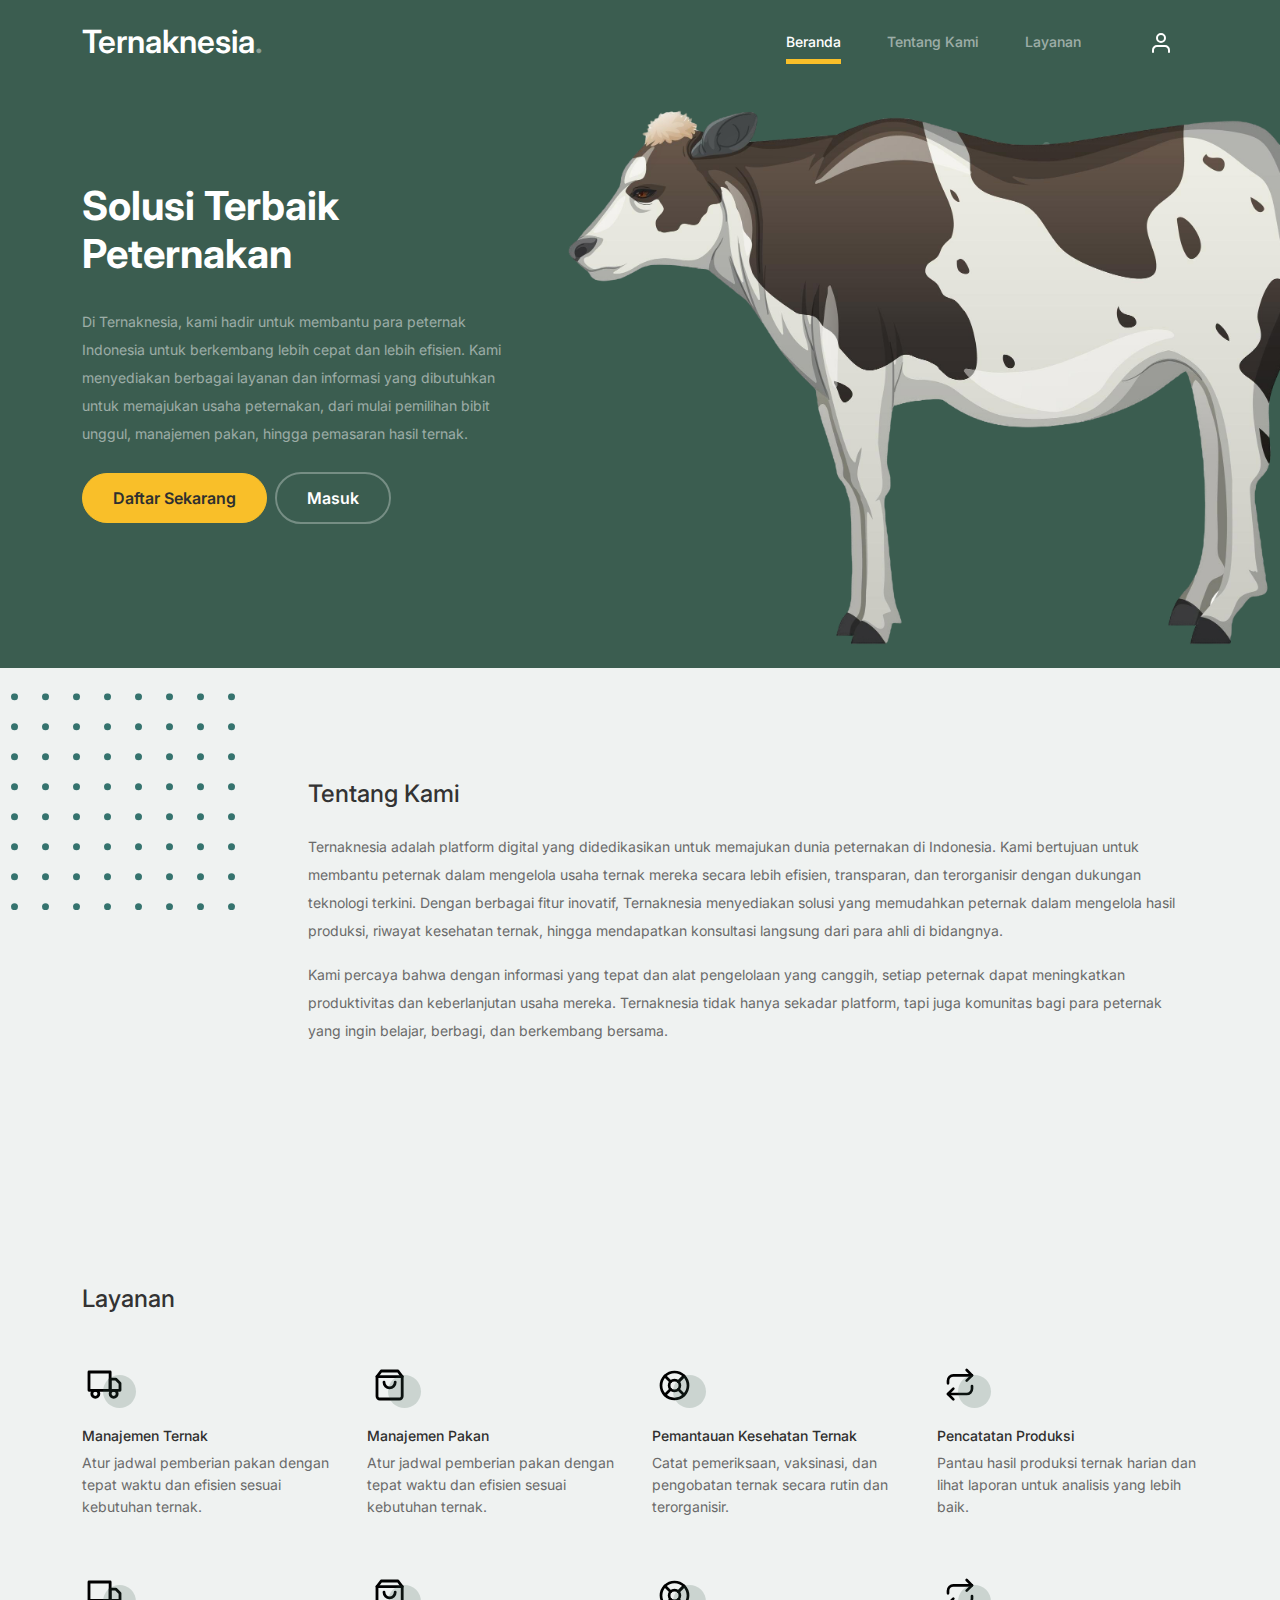
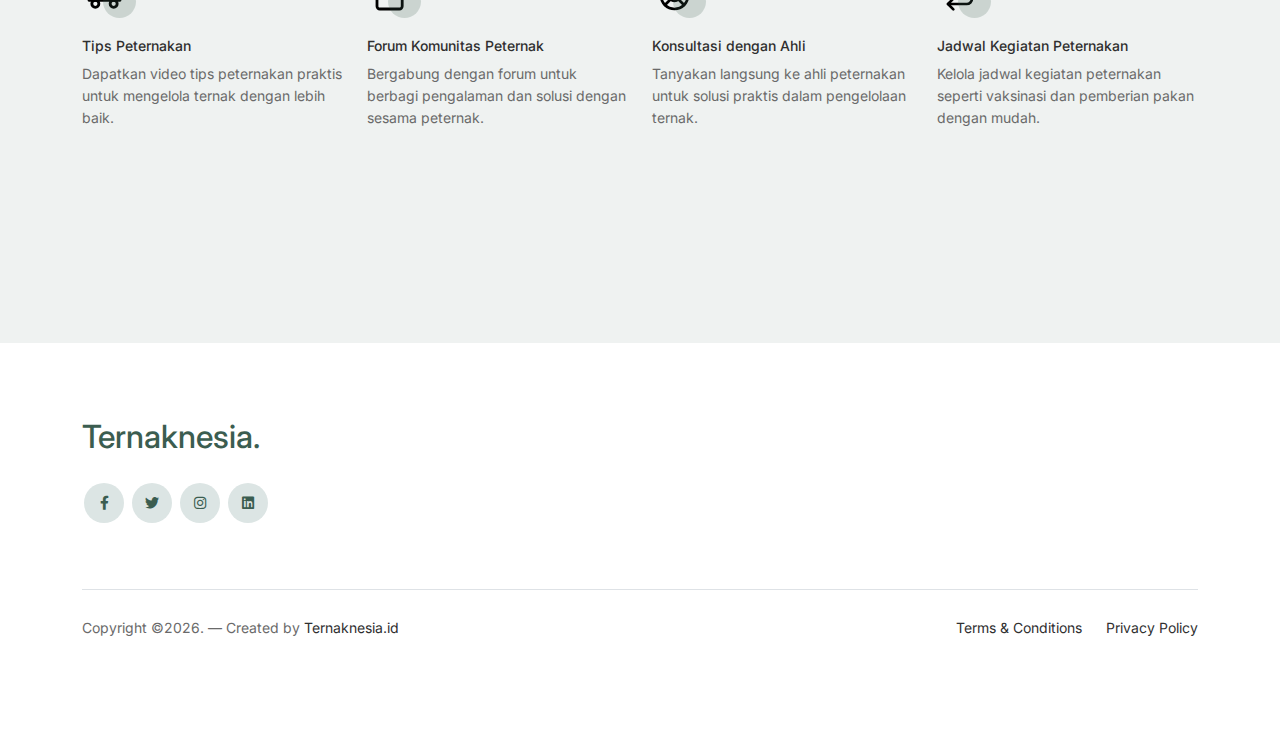
<file: index.html>
<!doctype html>
<html lang="en">
<head>
  <meta charset="utf-8">
  <meta name="viewport" content="width=device-width, initial-scale=1, shrink-to-fit=no">
  <meta name="author" content="Untree.co">
  <link rel="shortcut icon" href="logo.png">

  <meta name="description" content="" />
  <meta name="keywords" content="bootstrap, bootstrap4" />

		<!-- Bootstrap CSS -->
		<link href="css/bootstrap.min.css" rel="stylesheet">
		<link href="https://cdnjs.cloudflare.com/ajax/libs/font-awesome/6.0.0-beta3/css/all.min.css" rel="stylesheet">
		<link href="css/tiny-slider.css" rel="stylesheet">
		<link href="css/style.css" rel="stylesheet">
		<title>Ternaknesia</title>
	</head>

	<body>

		<!-- Start Header/Navigation -->
		<nav class="custom-navbar navbar navbar navbar-expand-md navbar-dark bg-dark" arial-label="Furni navigation bar">

			<div class="container">
				<a class="navbar-brand" href="index.html">Ternaknesia<span>.</span></a>

				<button class="navbar-toggler" type="button" data-bs-toggle="collapse" data-bs-target="#navbarsFurni" aria-controls="navbarsFurni" aria-expanded="false" aria-label="Toggle navigation">
					<span class="navbar-toggler-icon"></span>
				</button>

				<div class="collapse navbar-collapse" id="navbarsFurni">
					<ul class="custom-navbar-nav navbar-nav ms-auto mb-2 mb-md-0">
						<li class="nav-item active">
							<a class="nav-link" href="index.html">Beranda</a>
						</li>
						<li><a class="nav-link" href="#tentangkami">Tentang Kami</a></li>
						<li><a class="nav-link" href="#layanan">Layanan</a></li>
					</ul>

					<ul class="custom-navbar-cta navbar-nav mb-2 mb-md-0 ms-5">
						<li><a class="nav-link" href="register.html"><img src="images/user.svg"></a></li>
					</ul>
				</div>
			</div>
				
		</nav>
		<!-- End Header/Navigation -->

		<!-- Start Header -->
			<div class="hero">
				<div class="container">
					<div class="row justify-content-between">
						<div class="col-lg-5">
							<div class="intro-excerpt">
								<h1>Solusi Terbaik <span clsas="d-block"> Peternakan</span></h1>
								<p class="mb-4">Di Ternaknesia, kami hadir untuk membantu para peternak Indonesia untuk berkembang lebih cepat dan lebih efisien. Kami menyediakan berbagai layanan dan informasi yang dibutuhkan untuk memajukan usaha peternakan, dari mulai pemilihan bibit unggul, manajemen pakan, hingga pemasaran hasil ternak.</p>
								<p><a href="register.html" class="btn btn-secondary me-2">Daftar Sekarang</a><a href="login.html" class="btn btn-white-outline">Masuk</a></p>
							</div>
						</div>
						<div class="col-lg-7">
							<div class="hero-img-wrap">
								<img src="images/sapi.png" class="img-fluid">
							</div>
						</div>
					</div>
				</div>
			</div>
		<!-- End Header -->

		<!-- Start Tentang Kami -->
		<section id="tentangkami">
			<div class="we-help-section">
				<div class="container">
					<div class="row justify-content-between">
						<div class="col-lg-2 mb-5 mb-lg-0">
							<div class="imgs-grid">
							</div>
						</div>
						<div class="col-lg-10 ps-lg-5">
							<h2 class="section-title mb-4">Tentang Kami</h2>
							<p>Ternaknesia adalah platform digital yang didedikasikan untuk memajukan dunia peternakan di Indonesia. Kami bertujuan untuk membantu peternak dalam mengelola usaha ternak mereka secara lebih efisien, transparan,
								dan terorganisir dengan dukungan teknologi terkini. Dengan berbagai fitur inovatif, Ternaknesia menyediakan solusi yang memudahkan peternak dalam mengelola hasil produksi, riwayat kesehatan ternak, hingga mendapatkan konsultasi langsung dari para ahli di bidangnya.</p>
							<p>Kami percaya bahwa dengan informasi yang tepat dan alat pengelolaan yang canggih, setiap peternak dapat meningkatkan produktivitas dan keberlanjutan usaha mereka. Ternaknesia tidak hanya sekadar platform, tapi juga komunitas bagi para peternak yang ingin belajar, berbagi, dan berkembang bersama.</p>
						</div>
					</div>
				</div>
			</div>
		</section>
		<!-- End Tentang Kami -->

		<!-- Start Layanan -->
		<section id="layanan">
		<div class="why-choose-section">
			<div class="container">

				<h2 class="section-title mb-4">Layanan</h2>
				<div class="row my-5">
					<div class="col-6 col-md-6 col-lg-3 mb-4">
						<div class="feature">
							<div class="icon">
								<img src="images/truck.svg" alt="Image" class="imf-fluid">
							</div>
							<h3>Manajemen Ternak</h3>
							<p>Atur jadwal pemberian pakan dengan tepat waktu dan efisien sesuai kebutuhan ternak.</p>
						</div>
					</div>

					<div class="col-6 col-md-6 col-lg-3 mb-4">
						<div class="feature">
							<div class="icon">
								<img src="images/bag.svg" alt="Image" class="imf-fluid">
							</div>
							<h3>Manajemen Pakan</h3>
							<p>Atur jadwal pemberian pakan dengan tepat waktu dan efisien sesuai kebutuhan ternak.</p>
						</div>
					</div>

					<div class="col-6 col-md-6 col-lg-3 mb-4">
						<div class="feature">
							<div class="icon">
								<img src="images/support.svg" alt="Image" class="imf-fluid">
							</div>
							<h3>Pemantauan Kesehatan Ternak</h3>
							<p>Catat pemeriksaan, vaksinasi, dan pengobatan ternak secara rutin dan terorganisir.</p>
						</div>
					</div>

					<div class="col-6 col-md-6 col-lg-3 mb-4">
						<div class="feature">
							<div class="icon">
								<img src="images/return.svg" alt="Image" class="imf-fluid">
							</div>
							<h3>Pencatatan Produksi</h3>
							<p>Pantau hasil produksi ternak harian dan lihat laporan untuk analisis yang lebih baik.</p>
						</div>
					</div>

					<div class="col-6 col-md-6 col-lg-3 mb-4">
						<div class="feature">
							<div class="icon">
								<img src="images/truck.svg" alt="Image" class="imf-fluid">
							</div>
							<h3>Tips Peternakan</h3>
							<p>Dapatkan video tips peternakan praktis untuk mengelola ternak dengan lebih baik.</p>
						</div>
					</div>

					<div class="col-6 col-md-6 col-lg-3 mb-4">
						<div class="feature">
							<div class="icon">
								<img src="images/bag.svg" alt="Image" class="imf-fluid">
							</div>
							<h3>Forum Komunitas Peternak</h3>
							<p>Bergabung dengan forum untuk berbagi pengalaman dan solusi dengan sesama peternak.</p>
						</div>
					</div>

					<div class="col-6 col-md-6 col-lg-3 mb-4">
						<div class="feature">
							<div class="icon">
								<img src="images/support.svg" alt="Image" class="imf-fluid">
							</div>
							<h3>Konsultasi dengan Ahli</h3>
							<p>Tanyakan langsung ke ahli peternakan untuk solusi praktis dalam pengelolaan ternak.</p>
						</div>
					</div>

					<div class="col-6 col-md-6 col-lg-3 mb-4">
						<div class="feature">
							<div class="icon">
								<img src="images/return.svg" alt="Image" class="imf-fluid">
							</div>
							<h3>Jadwal Kegiatan Peternakan</h3>
							<p>Kelola jadwal kegiatan peternakan seperti vaksinasi dan pemberian pakan dengan mudah.</p>
						</div>
					</div>

				</div>
			
			</div>
		</div>
		</section>
		<!-- End Layanan -->

		<!-- Start Footer Section -->
		<footer class="footer-section">
			<div class="container relative">

				<div class="row g-5 mb-5">
					<div class="col-lg-4">
						<div class="mb-4 footer-logo-wrap"><a href="#" class="footer-logo">Ternaknesia<span>.</span></a></div>

						<ul class="list-unstyled custom-social">
							<li><a href="#"><span class="fa fa-brands fa-facebook-f"></span></a></li>
							<li><a href="#"><span class="fa fa-brands fa-twitter"></span></a></li>
							<li><a href="#"><span class="fa fa-brands fa-instagram"></span></a></li>
							<li><a href="#"><span class="fa fa-brands fa-linkedin"></span></a></li>
						</ul>
					</div>
				</div>

				<div class="border-top copyright">
					<div class="row pt-4">
						<div class="col-lg-6">
							<p class="mb-2 text-center text-lg-start">Copyright &copy;<script>document.write(new Date().getFullYear());</script>. &mdash; Created by <a href="https://ternaknesia.id">Ternaknesia.id</a></p>
						</div>

						<div class="col-lg-6 text-center text-lg-end">
							<ul class="list-unstyled d-inline-flex ms-auto">
								<li class="me-4"><a href="#">Terms &amp; Conditions</a></li>
								<li><a href="#">Privacy Policy</a></li>
							</ul>
						</div>

					</div>
				</div>

			</div>
		</footer>
		<!-- End Footer Section -->	


		<script src="js/bootstrap.bundle.min.js"></script>
		<script src="js/tiny-slider.js"></script>
		<script src="js/custom.js"></script>
	</body>

</html>
</file>
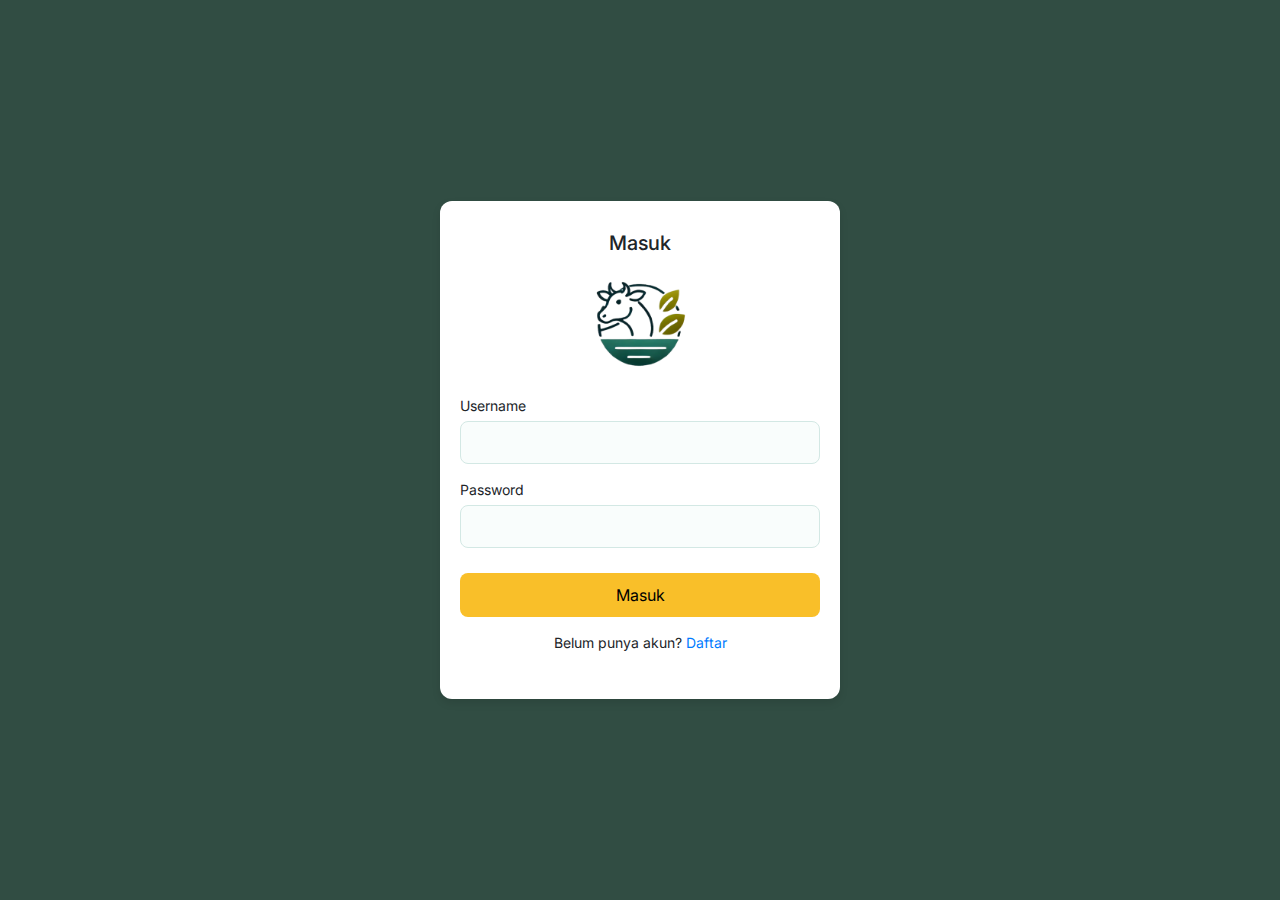
<file: login.html>
<!doctype html>
<html lang="en">
<head>
  <meta charset="utf-8">
  <meta name="viewport" content="width=device-width, initial-scale=1, shrink-to-fit=no">
  <meta name="author" content="Untree.co">
  <link rel="shortcut icon" href="logo.png">

  <meta name="description" content="" />
  <meta name="keywords" content="bootstrap, bootstrap4" />

		<!-- Bootstrap CSS -->
		<link href="css/bootstrap.min.css" rel="stylesheet">
		<link href="https://cdnjs.cloudflare.com/ajax/libs/font-awesome/6.0.0-beta3/css/all.min.css" rel="stylesheet">
		<link href="css/tiny-slider.css" rel="stylesheet">
		<link href="css/pamelastyle.css" rel="stylesheet">
		<title>Ternaknesia</title>
	</head>
<body>
    <div class="register-container">
        <h1>Masuk</h1>
        <div class="img-logo">
            <img src="logo.png" class="img-fluid">
        </div>
        <form action="#" method="POST">
          <div class="form-group">
            <label for="username">Username</label>
            <input type="text" id="username" name="username" required>
          </div>
          <div class="form-group">
            <label for="password">Password</label>
            <input type="password" id="password" name="password" required>
          </div>
          <button type="submit" class="submit-button" formaction="dashboard/home.html">Masuk</button>
          <p class="login-link">
            Belum punya akun? <a href="register.html">Daftar</a>
          </p>
        </form>
    </div>
</body>
</html>
</file>
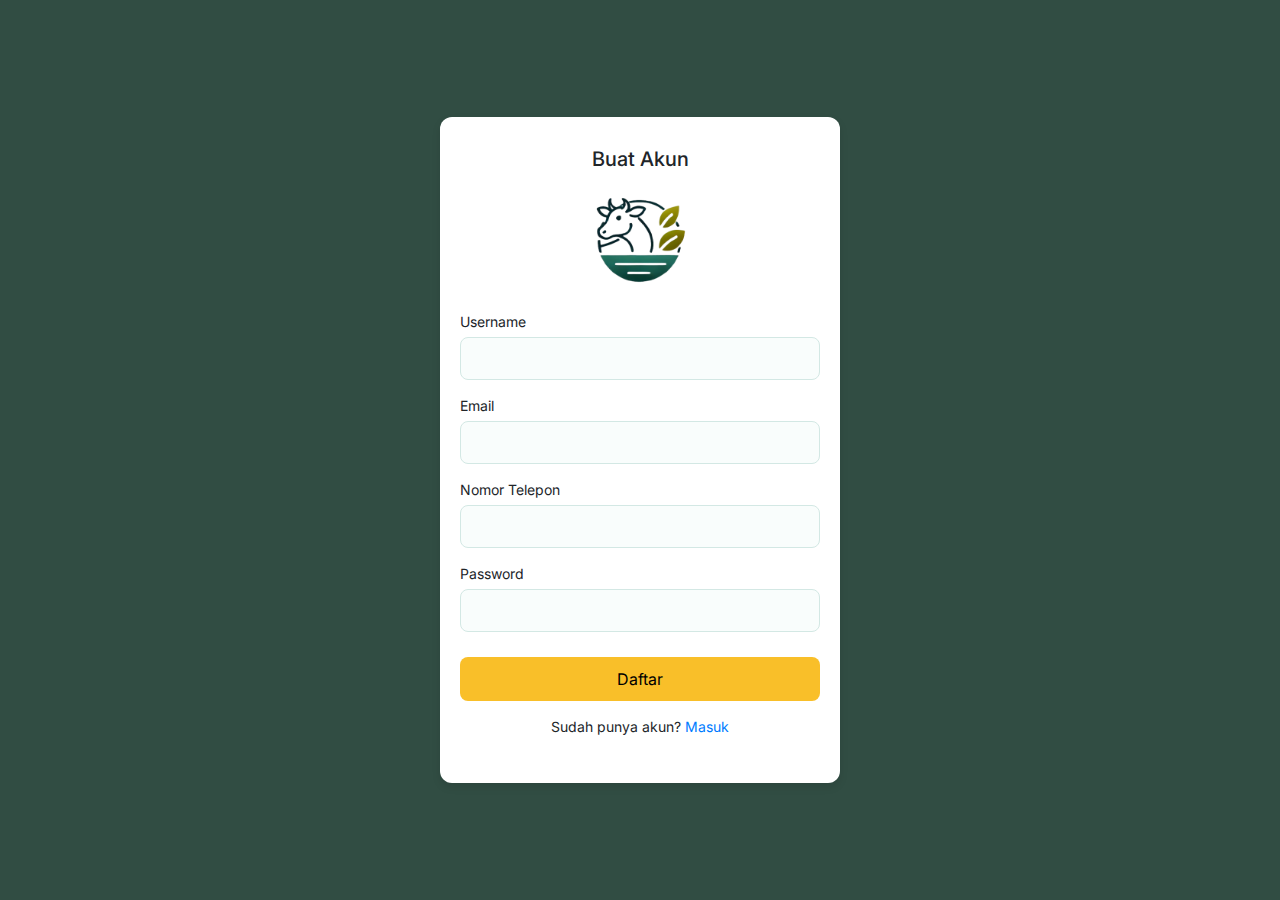
<file: register.html>
<!doctype html>
<html lang="en">
<head>
  <meta charset="utf-8">
  <meta name="viewport" content="width=device-width, initial-scale=1, shrink-to-fit=no">
  <meta name="author" content="Untree.co">
  <link rel="shortcut icon" href="logo.png">

  <meta name="description" content="" />
  <meta name="keywords" content="bootstrap, bootstrap4" />

		<!-- Bootstrap CSS -->
		<link href="css/bootstrap.min.css" rel="stylesheet">
		<link href="https://cdnjs.cloudflare.com/ajax/libs/font-awesome/6.0.0-beta3/css/all.min.css" rel="stylesheet">
		<link href="css/tiny-slider.css" rel="stylesheet">
		<link href="css/pamelastyle.css" rel="stylesheet">
		<title>Ternaknesia</title>
	</head>
<body>
    <div class="register-container">
        <h1>Buat Akun</h1>
        <div class="img-logo">
            <img src="logo.png" class="img-fluid">
        </div>
        <form action="#" method="POST">
          <div class="form-group">
            <label for="username">Username</label>
            <input type="text" id="username" name="username" required>
          </div>
          <div class="form-group">
            <label for="email">Email</label>
            <input type="email" id="email" name="email" required>
          </div>
          <div class="form-group">
            <label for="phone">Nomor Telepon</label>
            <input type="tel" id="phone" name="phone" required>
          </div>
          <div class="form-group">
            <label for="password">Password</label>
            <input type="password" id="password" name="password" required>
          </div>
          <button type="submit" class="submit-button" formaction="dashboard/home.html">Daftar</button>
          <p class="login-link">
            Sudah punya akun? <a href="login.html">Masuk</a>
          </p>
        </form>
    </div>
</body>
</html>
</file>
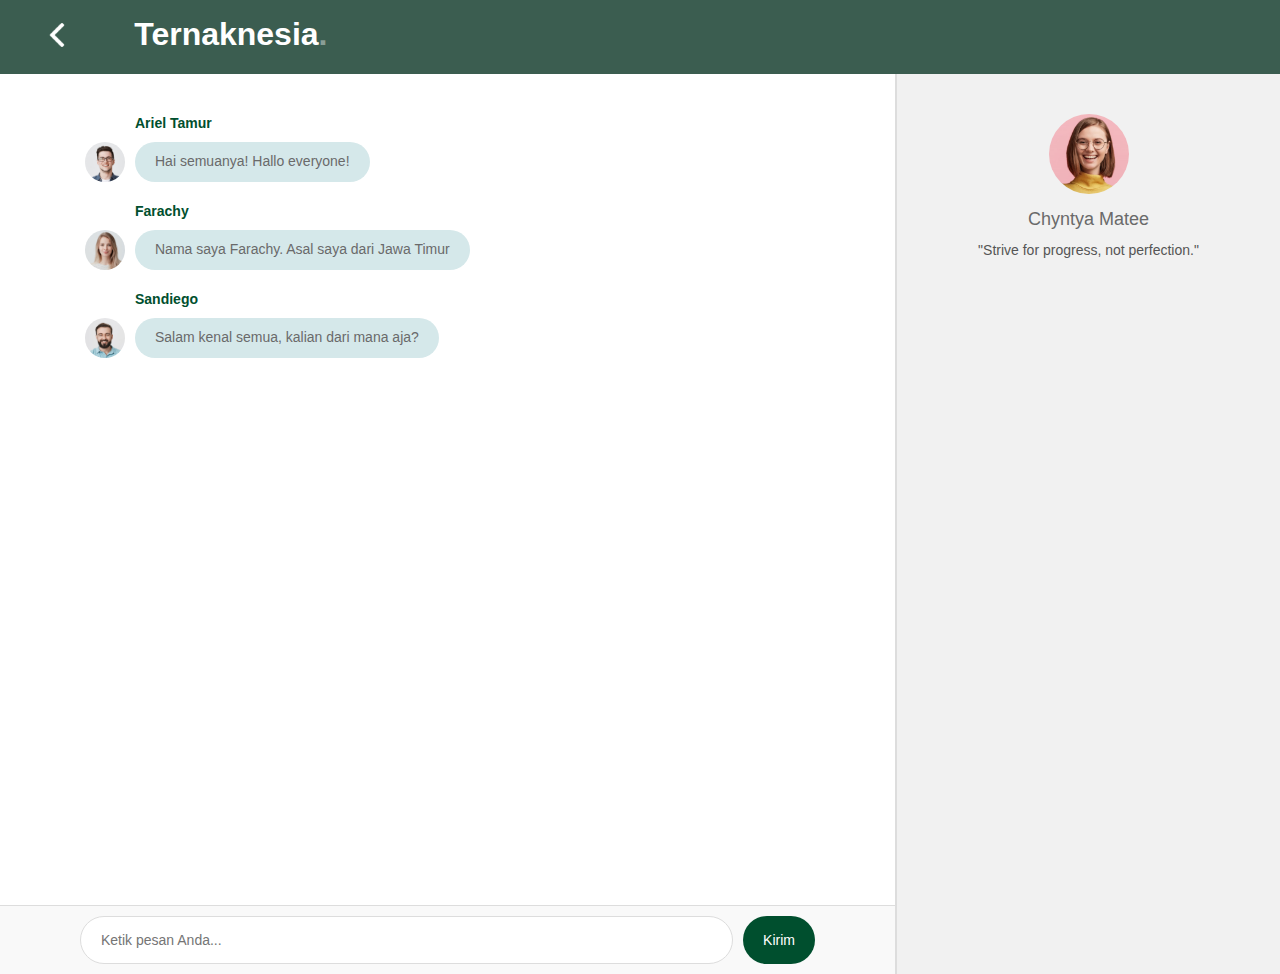
<file: dashboard/diskusi.html>
<!doctype html>
<html lang="en">
<head>
  <meta charset="utf-8">
  <meta name="viewport" content="width=device-width, initial-scale=1, shrink-to-fit=no">
  <meta name="author" content="Untree.co">
  <link rel="shortcut icon" href="../logo.png">

  <meta name="description" content="" />
  <meta name="keywords" content="bootstrap, bootstrap4" />

		<!-- Bootstrap CSS -->
		<link href="../css/bootstrap.min.css" rel="stylesheet">
		<link href="https://cdnjs.cloudflare.com/ajax/libs/font-awesome/6.0.0-beta3/css/all.min.css" rel="stylesheet">
		<link href="../css/tiny-slider.css" rel="stylesheet">
		<link href="../css/style.css" rel="stylesheet">
		<link href="../css/ernastyle.css" rel="stylesheet">
		<title>Ternaknesia</title>
	</head>

	<body>
		<!-- Start Header/Navigation -->
		<nav class="custom-navbar navbar navbar-expand-md navbar-dark bg-dark" aria-label="Furni navigation bar">
            <div class="container d-flex align-items-center">
                <div class="row">
                    <div class="col-sm-2" style="text-align: center;">
                        <a href="home.html">
                          <img src="../images/left-arrow.png" alt="Left Arrow" class="arrow-logo">
                        </a>
                      </div>
                    <div class="col-sm-10" style="text-align: left;">
                        <a class="navbar-brand ms-2" href="home.html">Ternaknesia<span>.</span></a>
                    </div>
                </div>
            </div>
        </nav>          
		<!-- End Header/Navigation -->

		<!-- Start Diskusi-->
		<div class="chat-page">
            <div class="chat-container">
              <div class="chat-box">
                <div class="chat-messages">
                  <div class="chat-message">
                    <div class="username">Ariel Tamur</div>
                    <div class="message-container">
                      <img src="../images/person_3.jpg" alt="Profile" class="message-img">
                      <div class="chat-bubble left">
                        Hai semuanya! Hallo everyone!
                      </div>
                    </div>
                  </div>
                  <div class="chat-message">
                    <div class="username">Farachy</div>
                    <div class="message-container">
                      <img src="../images/person_4.jpg" alt="Profile" class="message-img">
                      <div class="chat-bubble left">
                        Nama saya Farachy. Asal saya dari Jawa Timur
                      </div>
                    </div>
                  </div>
                  <div class="chat-message">
                    <div class="username">Sandiego</div>
                    <div class="message-container">
                      <img src="../images/person_2.jpg" alt="Profile" class="message-img">
                      <div class="chat-bubble left">
                        Salam kenal semua, kalian dari mana aja?
                      </div>
                    </div>
                  </div>
                </div>
                <form class="chat-input">
                  <input type="text" placeholder="Ketik pesan Anda..." />
                  <button type="submit">Kirim</button>
                </form>
              </div>
              <div class="profile-box">
                <img src="../images/person_5.png" alt="Profile" class="profile-picture">
                <h2>Chyntya Matee</h2>
                <p>"Strive for progress, not perfection."</p>
              </div>
            </div>
          </div>
          
		<!-- End Diskusi -->
		
		<script src="../js/bootstrap.bundle.min.js"></script>
		<script src="../js/tiny-slider.js"></script>
		<script src="../js/custom.js"></script>
	</body>

</html>
</file>
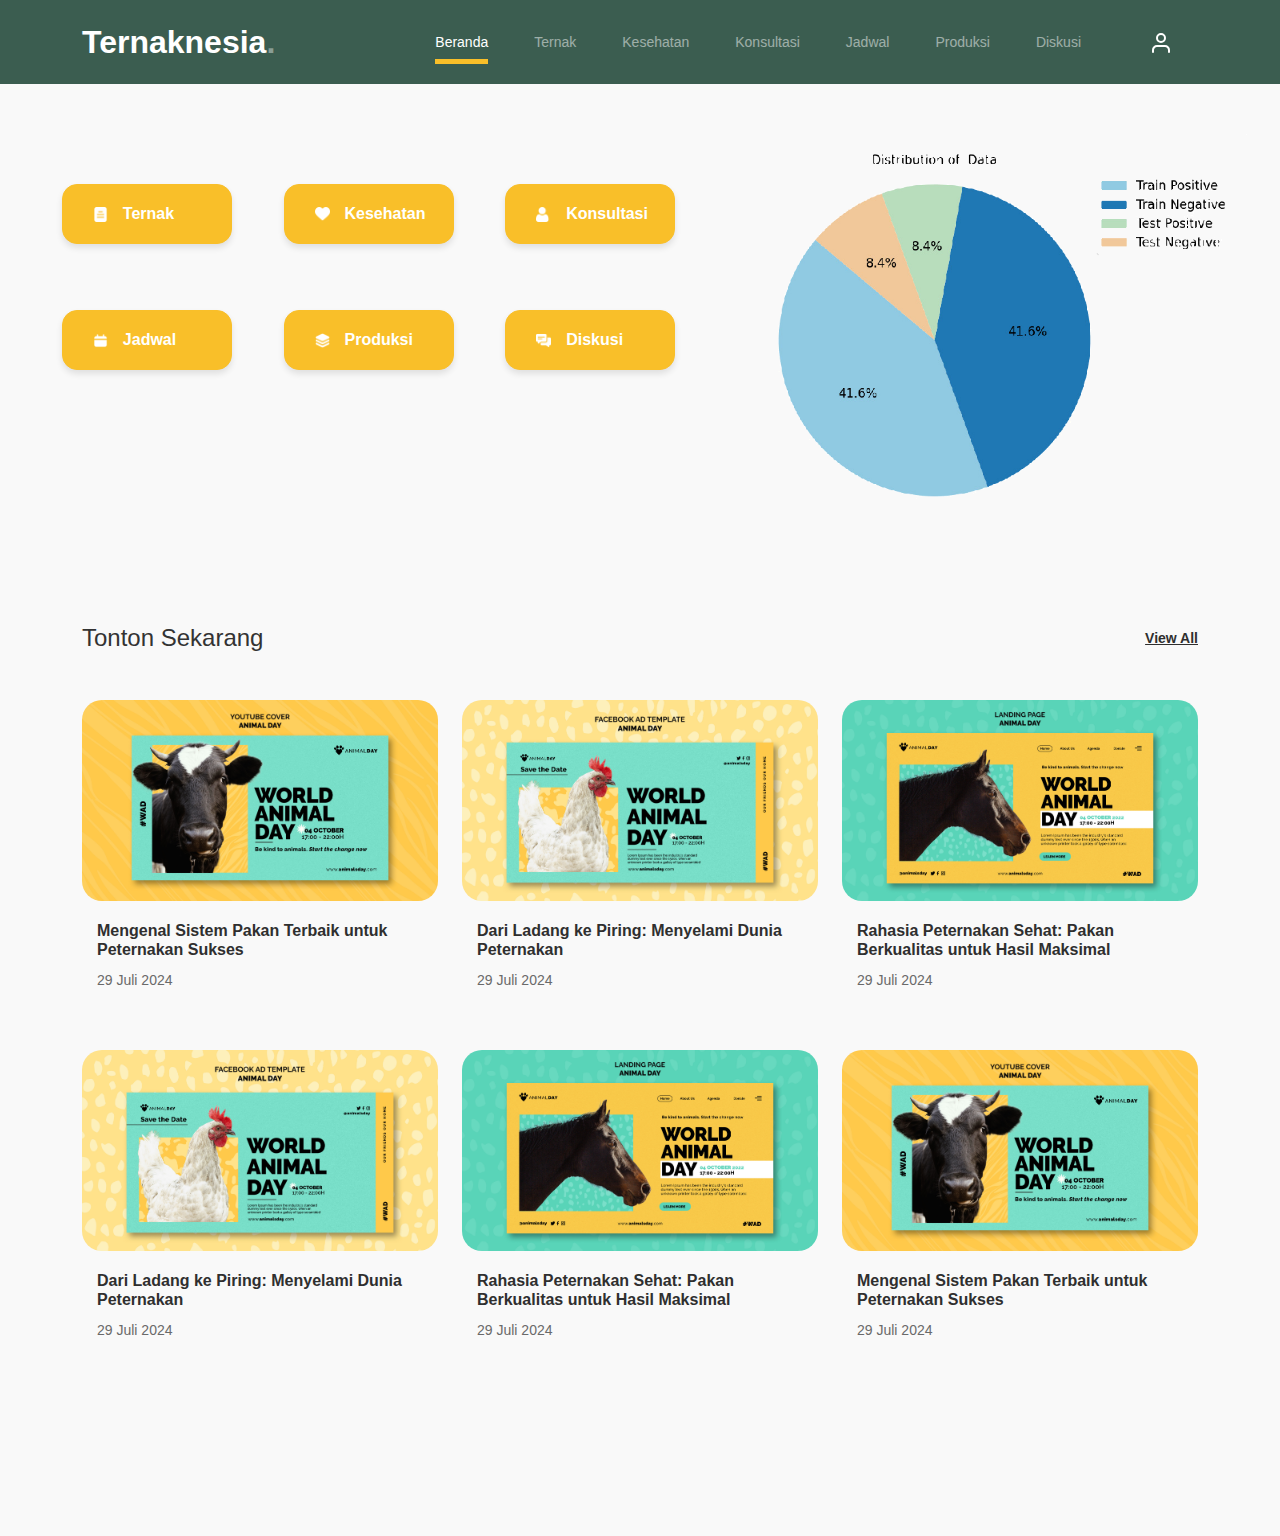
<file: dashboard/home.html>
<!doctype html>
<html lang="en">
<head>
  <meta charset="utf-8">
  <meta name="viewport" content="width=device-width, initial-scale=1, shrink-to-fit=no">
  <meta name="author" content="Untree.co">
  <link rel="shortcut icon" href="../logo.png">

  <meta name="description" content="" />
  <meta name="keywords" content="bootstrap, bootstrap4" />

		<!-- Bootstrap CSS -->
		<link href="../css/bootstrap.min.css" rel="stylesheet">
		<link href="https://cdnjs.cloudflare.com/ajax/libs/font-awesome/6.0.0-beta3/css/all.min.css" rel="stylesheet">
		<link href="../css/tiny-slider.css" rel="stylesheet">
		<link href="../css/style.css" rel="stylesheet">
		<link href="../css/ernastyle.css" rel="stylesheet">
		<title>Ternaknesia</title>
	</head>

	<body>
		<!-- Start Header/Navigation -->
		<nav class="custom-navbar navbar navbar navbar-expand-md navbar-dark bg-dark" arial-label="Furni navigation bar">

			<div class="container">
				<a class="navbar-brand" href="home.html">Ternaknesia<span>.</span></a>

				<button class="navbar-toggler" type="button" data-bs-toggle="collapse" data-bs-target="#navbarsFurni" aria-controls="navbarsFurni" aria-expanded="false" aria-label="Toggle navigation">
					<span class="navbar-toggler-icon"></span>
				</button>

				<div class="collapse navbar-collapse" id="navbarsFurni">
					<ul class="custom-navbar-nav navbar-nav ms-auto mb-2 mb-md-0">
						<li class="nav-item active">
							<a class="nav-link" href="home.html">Beranda</a>
						</li>
						<li><a class="nav-link" href="ternak.html">Ternak</a></li>
						<li><a class="nav-link" href="kesehatan.html">Kesehatan</a></li>
                        <li><a class="nav-link" href="konsultasi.html">Konsultasi</a></li>
                        <li><a class="nav-link" href="jadwal.html">Jadwal</a></li>
                        <li><a class="nav-link" href="produksi.html">Produksi</a></li>
                        <li><a class="nav-link" href="diskusi.html">Diskusi</a></li>
					</ul>

					<ul class="custom-navbar-cta navbar-nav mb-2 mb-md-0 ms-5">
						<li><a class="nav-link" href="../index.html"><img src="../images/user.svg"></a></li>
					</ul>
				</div>
			</div>	
		</nav>
		<!-- End Header/Navigation -->

		<!-- Start Navigation & Diagram-->
		<div class="container text-center">
			<div class="row navigation">
			  <div class="col-7">
		
				<div class="row">
					<div class="col">
						<p>
						  <a href="ternak.html" class="btn btn-secondary me-2" style="color: white;">
							<img src="../images/ternak.png" alt="Icon" class="link-icon" />
							Ternak
						  </a>
						</p>
					  </div>
					  <div class="col">
						<p>
						  <a href="kesehatan.html" class="btn btn-secondary me-2" style="color: white;">
							<img src="../images/kesehatan.png" alt="Icon" class="link-icon" />
							Kesehatan
						  </a>
						</p>
					  </div>
					  <div class="col">
						<p>
						  <a href="konsultasi.html" class="btn btn-secondary me-2" style="color: white;">
							<img src="../images/konsultasi.png" alt="Icon" class="link-icon" />
							Konsultasi
						  </a>
						</p>
					  </div>
				</div>
				<div class="row">
					<div class="col">
						<p>
						  <a href="jadwal.html" class="btn btn-secondary me-2" style="color: white;">
							<img src="../images/jadwal.png" alt="Icon" class="link-icon" />
							Jadwal
						  </a>
						</p>
					  </div>
					  <div class="col">
						<p>
						  <a href="produksi.html" class="btn btn-secondary me-2" style="color: white;">
							<img src="../images/produksi.png" alt="Icon" class="link-icon" />
							Produksi
						  </a>
						</p>
					  </div>
					  <div class="col">
						<p>
						  <a href="diskusi.html" class="btn btn-secondary me-2" style="color: white;">
							<img src="../images/diskusi.png" alt="Icon" class="link-icon" />
							Diskusi
						  </a>
						</p>
					  </div>
				  </div>

			  </div>
			  <div class="col-5">
				<img src="../images/pie.png" alt="" width="500px" height="auto">
			  </div>
			</div>
		  </div>
		<!-- End Navigation & Diagram-->

        <!-- Start  Video Tips -->
		<div class="blog-section">
			<div class="container">
				<div class="row mb-5">
					<div class="col-md-6">
						<h3 class="section-title">Tonton Sekarang</h3>
					</div>
					<div class="col-md-6 text-start text-md-end">
						<a href="#" class="more">View All</a>
					</div>
				</div>

				<div class="row">

					<div class="col-12 col-sm-6 col-md-4 mb-4 mb-md-0">
						<div class="post-entry">
							<a href="#" class="post-thumbnail"><img src="../images/tipssapi.jpg" alt="Image" class="img-fluid"></a>
							<div class="post-content-entry">
								<h3><a href="#">Mengenal Sistem Pakan Terbaik untuk Peternakan Sukses</a></h3>
								<div class="meta">
									<span>29 Juli 2024</span>
								</div>
							</div>
						</div>
					</div>

					<div class="col-12 col-sm-6 col-md-4 mb-4 mb-md-0">
						<div class="post-entry">
							<a href="#" class="post-thumbnail"><img src="../images/tipsayam.jpg" alt="Image" class="img-fluid"></a>
							<div class="post-content-entry">
								<h3><a href="#">Dari Ladang ke Piring: Menyelami Dunia Peternakan</a></h3>
								<div class="meta">
									<span>29 Juli 2024</span>
								</div>
							</div>
						</div>
					</div>

					<div class="col-12 col-sm-6 col-md-4 mb-4 mb-md-0">
						<div class="post-entry">
							<a href="#" class="post-thumbnail"><img src="../images/tipskuda.jpg" alt="Image" class="img-fluid"></a>
							<div class="post-content-entry">
								<h3><a href="#">Rahasia Peternakan Sehat: Pakan Berkualitas untuk Hasil Maksimal</a></h3>
								<div class="meta">
									<span>29 Juli 2024</span>
								</div>
							</div>
						</div>
					</div>

				</div><br><br>

				<div class="row">

					<div class="col-12 col-sm-6 col-md-4 mb-4 mb-md-0">
						<div class="post-entry">
							<a href="#" class="post-thumbnail"><img src="../images/tipsayam.jpg" alt="Image" class="img-fluid"></a>
							<div class="post-content-entry">
								<h3><a href="#">Dari Ladang ke Piring: Menyelami Dunia Peternakan</a></h3>
								<div class="meta">
									<span>29 Juli 2024</span>
								</div>
							</div>
						</div>
					</div>

					<div class="col-12 col-sm-6 col-md-4 mb-4 mb-md-0">
						<div class="post-entry">
							<a href="#" class="post-thumbnail"><img src="../images/tipskuda.jpg" alt="Image" class="img-fluid"></a>
							<div class="post-content-entry">
								<h3><a href="#">Rahasia Peternakan Sehat: Pakan Berkualitas untuk Hasil Maksimal</a></h3>
								<div class="meta">
									<span>29 Juli 2024</span>
								</div>
							</div>
						</div>
					</div>

					<div class="col-12 col-sm-6 col-md-4 mb-4 mb-md-0">
						<div class="post-entry">
							<a href="#" class="post-thumbnail"><img src="../images/tipssapi.jpg" alt="Image" class="img-fluid"></a>
							<div class="post-content-entry">
								<h3><a href="#">Mengenal Sistem Pakan Terbaik untuk Peternakan Sukses</a></h3>
								<div class="meta">
									<span>29 Juli 2024</span>
								</div>
							</div>
						</div>
					</div>

				</div>
			</div>
		</div>
		<!-- End Video Tips -->	
		
		<script src="../js/bootstrap.bundle.min.js"></script>
		<script src="../js/tiny-slider.js"></script>
		<script src="../js/custom.js"></script>
	</body>

</html>
</file>
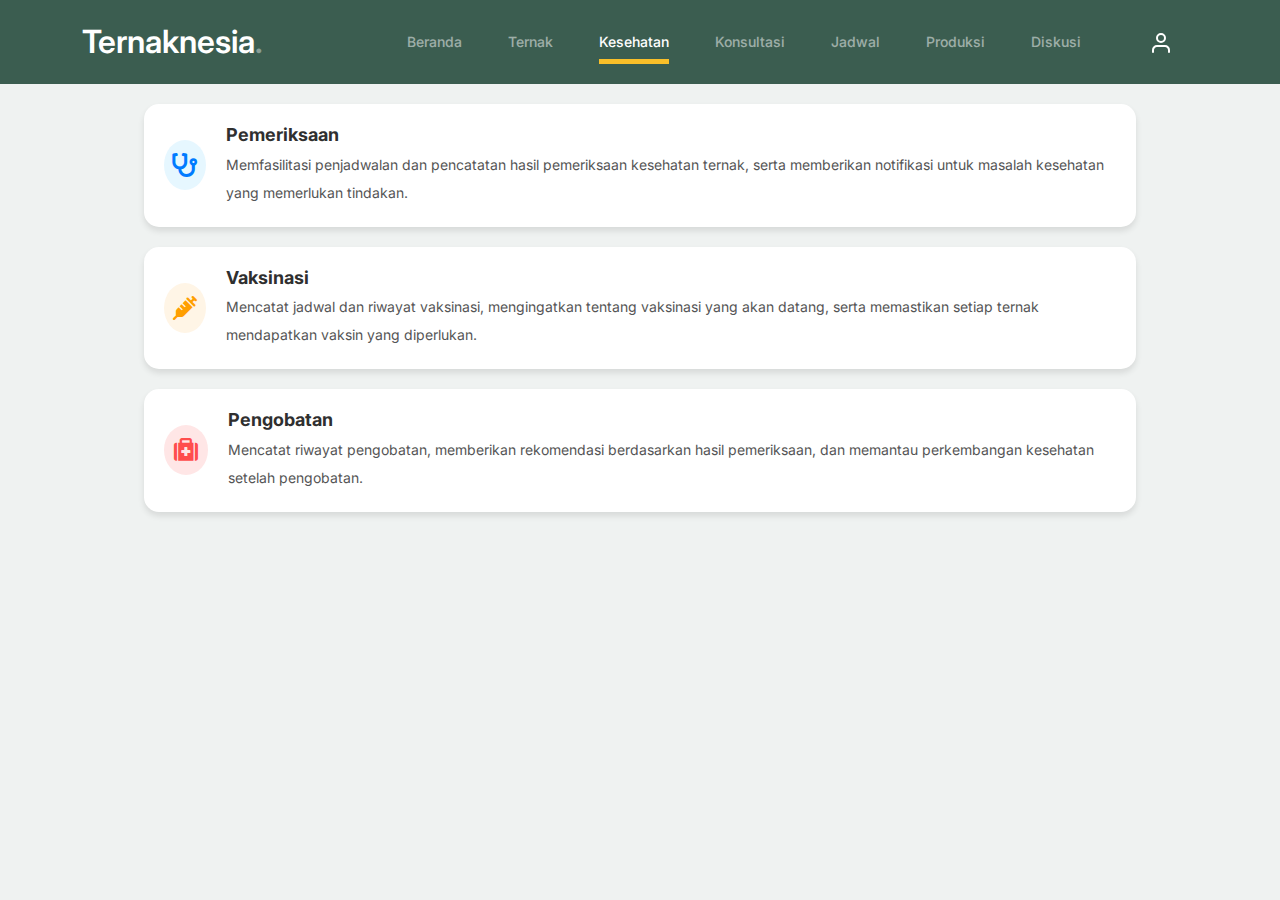
<file: dashboard/kesehatan.html>
<!doctype html>
<html lang="en">
<head>
  <meta charset="utf-8">
  <meta name="viewport" content="width=device-width, initial-scale=1, shrink-to-fit=no">
  <meta name="author" content="Untree.co">
  <link rel="shortcut icon" href="../logo.png">

  <meta name="description" content="" />
  <meta name="keywords" content="bootstrap, bootstrap4" />

		<!-- Bootstrap CSS -->
		<link href="../css/bootstrap.min.css" rel="stylesheet">
		<link href="https://cdnjs.cloudflare.com/ajax/libs/font-awesome/6.0.0-beta3/css/all.min.css" rel="stylesheet">
		<link href="../css/tiny-slider.css" rel="stylesheet">
		<link href="../css/style.css" rel="stylesheet">
		<title>Ternaknesia</title>
	</head>

	<body>

		<!-- Start Header/Navigation -->
		<nav class="custom-navbar navbar navbar navbar-expand-md navbar-dark bg-dark" arial-label="Furni navigation bar">

			<div class="container">
				<a class="navbar-brand" href="home.html">Ternaknesia<span>.</span></a>

				<button class="navbar-toggler" type="button" data-bs-toggle="collapse" data-bs-target="#navbarsFurni" aria-controls="navbarsFurni" aria-expanded="false" aria-label="Toggle navigation">
					<span class="navbar-toggler-icon"></span>
				</button>

				<div class="collapse navbar-collapse" id="navbarsFurni">
					<ul class="custom-navbar-nav navbar-nav ms-auto mb-2 mb-md-0">
						<li><a class="nav-link" href="home.html">Beranda</a></li>
						<li><a class="nav-link" href="ternak.html">Ternak</a></li>
                        <li class="nav-item active">
							<a class="nav-link" href="kesehatan.html">Kesehatan</a>
						</li>
                        <li><a class="nav-link" href="konsultasi.html">Konsultasi</a></li>
                        <li><a class="nav-link" href="jadwal.html">Jadwal</a></li>
                        <li><a class="nav-link" href="produksi.html">Produksi</a></li>
                        <li><a class="nav-link" href="diskusi.html">Diskusi</a></li>
					</ul>
					<ul class="custom-navbar-cta navbar-nav mb-2 mb-md-0 ms-5">
						<li><a class="nav-link" href="../profil.html"><img src="../images/user.svg"></a></li>
					</ul>
				</div>
			</div>
		</nav>
		<!-- End Header/Navigation -->

		<div style="padding: 20px; border-radius: 15px; display: flex; justify-content: center;">
			<div style="width: 80%; display: flex; flex-direction: column; gap: 20px;">
				<!-- Pemeriksaan -->
				<a href="pemeriksaan.html" style="text-decoration: none;">
					<div style="background-color: white; padding: 20px; border-radius: 15px; display: flex; align-items: center; gap: 20px; box-shadow: 0 4px 6px rgba(0, 0, 0, 0.1);">
						<div style="width: 50px; height: 50px; background-color: #E6F7FF; border-radius: 50%; display: flex; justify-content: center; align-items: center;">
							<i class="fas fa-stethoscope" style="color: #007BFF; font-size: 24px;"></i>
						</div>
						<div>
							<h3 style="margin: 0; font-size: 18px; font-weight: bold;">Pemeriksaan</h3>
							<p style="margin: 5px 0 0; font-size: 14px; color: #555;">
								Memfasilitasi penjadwalan dan pencatatan hasil pemeriksaan kesehatan ternak, serta memberikan notifikasi untuk masalah kesehatan yang memerlukan tindakan.
							</p>
						</div>
					</div>
				</a>
				<!-- Vaksinasi -->
				<a href="vaksinasi.html" style="text-decoration: none;">
					<div style="background-color: white; padding: 20px; border-radius: 15px; display: flex; align-items: center; gap: 20px; box-shadow: 0 4px 6px rgba(0, 0, 0, 0.1);">
						<div style="width: 50px; height: 50px; background-color: #FFF5E6; border-radius: 50%; display: flex; justify-content: center; align-items: center;">
							<i class="fas fa-syringe" style="color: #FF9F00; font-size: 24px;"></i>
						</div>
						<div>
							<h3 style="margin: 0; font-size: 18px; font-weight: bold;">Vaksinasi</h3>
							<p style="margin: 5px 0 0; font-size: 14px; color: #555;">
								Mencatat jadwal dan riwayat vaksinasi, mengingatkan tentang vaksinasi yang akan datang, serta memastikan setiap ternak mendapatkan vaksin yang diperlukan.
							</p>
						</div>
					</div>
				</a>
				<!-- Pengobatan -->
				<a href="pengobatan.html" style="text-decoration: none;">
					<div style="background-color: white; padding: 20px; border-radius: 15px; display: flex; align-items: center; gap: 20px; box-shadow: 0 4px 6px rgba(0, 0, 0, 0.1);">
						<div style="width: 50px; height: 50px; background-color: #FFE6E6; border-radius: 50%; display: flex; justify-content: center; align-items: center;">
							<i class="fas fa-medkit" style="color: #FF4D4D; font-size: 24px;"></i>
						</div>
						<div>
							<h3 style="margin: 0; font-size: 18px; font-weight: bold;">Pengobatan</h3>
							<p style="margin: 5px 0 0; font-size: 14px; color: #555;">
								Mencatat riwayat pengobatan, memberikan rekomendasi berdasarkan hasil pemeriksaan, dan memantau perkembangan kesehatan setelah pengobatan.
							</p>
						</div>
					</div>
				</a>
			</div>
		</div>
		
		<script src="../js/bootstrap.bundle.min.js"></script>
		<script src="../js/tiny-slider.js"></script>
		<script src="../js/custom.js"></script>
	</body>

</html>
</file>
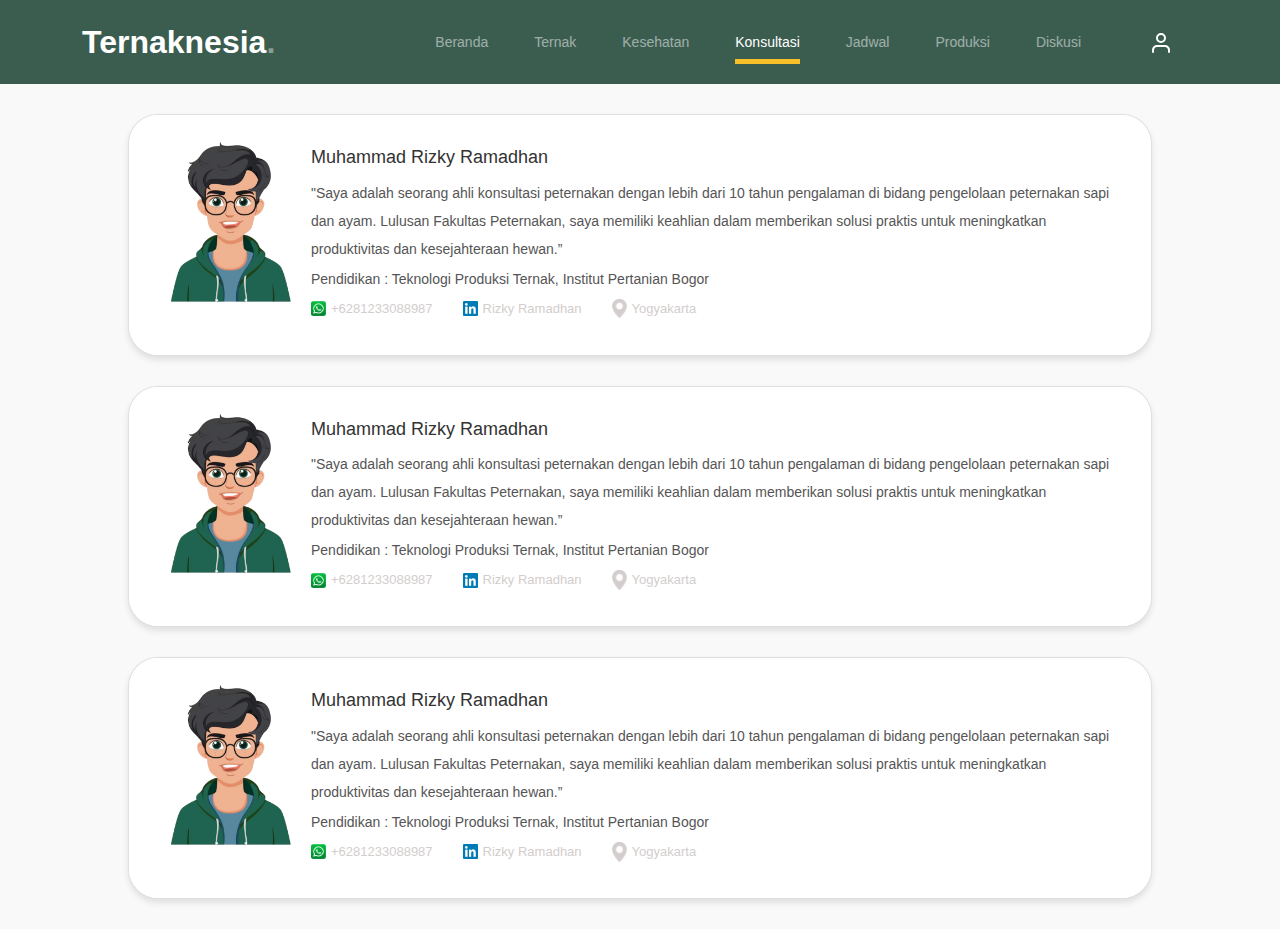
<file: dashboard/konsultasi.html>
<!doctype html>
<html lang="en">
<head>
  <meta charset="utf-8">
  <meta name="viewport" content="width=device-width, initial-scale=1, shrink-to-fit=no">
  <meta name="author" content="Untree.co">
  <link rel="shortcut icon" href="../logo.png">

  <meta name="description" content="" />
  <meta name="keywords" content="bootstrap, bootstrap4" />

		<!-- Bootstrap CSS -->
		<link href="../css/bootstrap.min.css" rel="stylesheet">
		<link href="https://cdnjs.cloudflare.com/ajax/libs/font-awesome/6.0.0-beta3/css/all.min.css" rel="stylesheet">
		<link href="../css/tiny-slider.css" rel="stylesheet">
		<link href="../css/style.css" rel="stylesheet">
		<link href="../css/ernastyle.css" rel="stylesheet">
		<title>Ternaknesia</title>
	</head>

	<body>
		<!-- Start Header/Navigation -->
		<nav class="custom-navbar navbar navbar navbar-expand-md navbar-dark bg-dark" arial-label="Furni navigation bar">

			<div class="container">
				<a class="navbar-brand" href="home.html">Ternaknesia<span>.</span></a>

				<button class="navbar-toggler" type="button" data-bs-toggle="collapse" data-bs-target="#navbarsFurni" aria-controls="navbarsFurni" aria-expanded="false" aria-label="Toggle navigation">
					<span class="navbar-toggler-icon"></span>
				</button>

				<div class="collapse navbar-collapse" id="navbarsFurni">
					<ul class="custom-navbar-nav navbar-nav ms-auto mb-2 mb-md-0">
						<li><a class="nav-link" href="home.html">Beranda</a></li>
						<li><a class="nav-link" href="ternak.html">Ternak</a></li>
						<li><a class="nav-link" href="kesehatan.html">Kesehatan</a></li>
                        <li class="nav-item active">
							<a class="nav-link" href="konsultasi.html">Konsultasi</a>
						</li>
                        <li><a class="nav-link" href="jadwal.html">Jadwal</a></li>
                        <li><a class="nav-link" href="produksi.html">Produksi</a></li>
                        <li><a class="nav-link" href="diskusi.html">Diskusi</a></li>
					</ul>

					<ul class="custom-navbar-cta navbar-nav mb-2 mb-md-0 ms-5">
						<li><a class="nav-link" href="../profil.html"><img src="../images/user.svg"></a></li>
					</ul>
				</div>
			</div>	
		</nav>
		<!-- End Header/Navigation -->

		<!-- Start List -->
        <div class="card">
            <div class="card-content">
              <div class="card-image">
                <img src="../images/ahlikonsultasi.png" alt="Foto" />
              </div>
              <div class="card-details">
                <h3>Muhammad Rizky Ramadhan</h3>
                <p style="margin-bottom: 2px;">"Saya adalah seorang ahli konsultasi peternakan dengan lebih dari 10 tahun pengalaman di bidang pengelolaan peternakan sapi dan ayam. Lulusan Fakultas Peternakan, saya memiliki keahlian dalam memberikan solusi praktis untuk meningkatkan produktivitas dan kesejahteraan hewan.”</p>
                <p style="margin-bottom: 2px;">Pendidikan : Teknologi Produksi Ternak, Institut Pertanian Bogor</p>
                <div class="links-container">
                    <a href="https://wa.me/1234567890" target="_blank" class="link-item">
                      <img src="../images/whatsapp.png" alt="WhatsApp Logo" class="link-icon" />
                      +6281233088987
                    </a>
                    <a href="https://www.linkedin.com/in/username" target="_blank" class="link-item">
                      <img src="../images/linkedin.png" alt="LinkedIn Logo" class="link-icon" />
                      Rizky Ramadhan
                    </a>
                    <a href="https://maps.google.com/?q=your+address" target="_blank" class="link-item">
                      <img src="../images/location.png" alt="Address Logo" class="link-icon" />
                      Yogyakarta
                    </a>
                  </div>
                </div>
            </div>
        </div>
        <div class="card">
            <div class="card-content">
              <div class="card-image">
                <img src="../images/ahlikonsultasi.png" alt="Foto" />
              </div>
              <div class="card-details">
                <h3>Muhammad Rizky Ramadhan</h3>
                <p style="margin-bottom: 2px;">"Saya adalah seorang ahli konsultasi peternakan dengan lebih dari 10 tahun pengalaman di bidang pengelolaan peternakan sapi dan ayam. Lulusan Fakultas Peternakan, saya memiliki keahlian dalam memberikan solusi praktis untuk meningkatkan produktivitas dan kesejahteraan hewan.”</p>
                <p style="margin-bottom: 2px;">Pendidikan : Teknologi Produksi Ternak, Institut Pertanian Bogor</p>
                <div class="links-container">
                    <a href="https://wa.me/1234567890" target="_blank" class="link-item">
                      <img src="../images/whatsapp.png" alt="WhatsApp Logo" class="link-icon" />
                      +6281233088987
                    </a>
                    <a href="https://www.linkedin.com/in/username" target="_blank" class="link-item">
                      <img src="../images/linkedin.png" alt="LinkedIn Logo" class="link-icon" />
                      Rizky Ramadhan
                    </a>
                    <a href="https://maps.google.com/?q=your+address" target="_blank" class="link-item">
                      <img src="../images/location.png" alt="Address Logo" class="link-icon" />
                      Yogyakarta
                    </a>
                  </div>
                </div>
            </div>
        </div>
        <div class="card">
            <div class="card-content">
              <div class="card-image">
                <img src="../images/ahlikonsultasi.png" alt="Foto" />
              </div>
              <div class="card-details">
                <h3>Muhammad Rizky Ramadhan</h3>
                <p style="margin-bottom: 2px;">"Saya adalah seorang ahli konsultasi peternakan dengan lebih dari 10 tahun pengalaman di bidang pengelolaan peternakan sapi dan ayam. Lulusan Fakultas Peternakan, saya memiliki keahlian dalam memberikan solusi praktis untuk meningkatkan produktivitas dan kesejahteraan hewan.”</p>
                <p style="margin-bottom: 2px;">Pendidikan : Teknologi Produksi Ternak, Institut Pertanian Bogor</p>
                <div class="links-container">
                    <a href="https://wa.me/1234567890" target="_blank" class="link-item">
                      <img src="../images/whatsapp.png" alt="WhatsApp Logo" class="link-icon" />
                      +6281233088987
                    </a>
                    <a href="https://www.linkedin.com/in/username" target="_blank" class="link-item">
                      <img src="../images/linkedin.png" alt="LinkedIn Logo" class="link-icon" />
                      Rizky Ramadhan
                    </a>
                    <a href="https://maps.google.com/?q=your+address" target="_blank" class="link-item">
                      <img src="../images/location.png" alt="Address Logo" class="link-icon" />
                      Yogyakarta
                    </a>
                  </div>
                </div>
            </div>
        </div>
        <!-- End List -->
		
		<script src="../js/bootstrap.bundle.min.js"></script>
		<script src="../js/tiny-slider.js"></script>
		<script src="../js/custom.js"></script>
	</body>

</html>
</file>
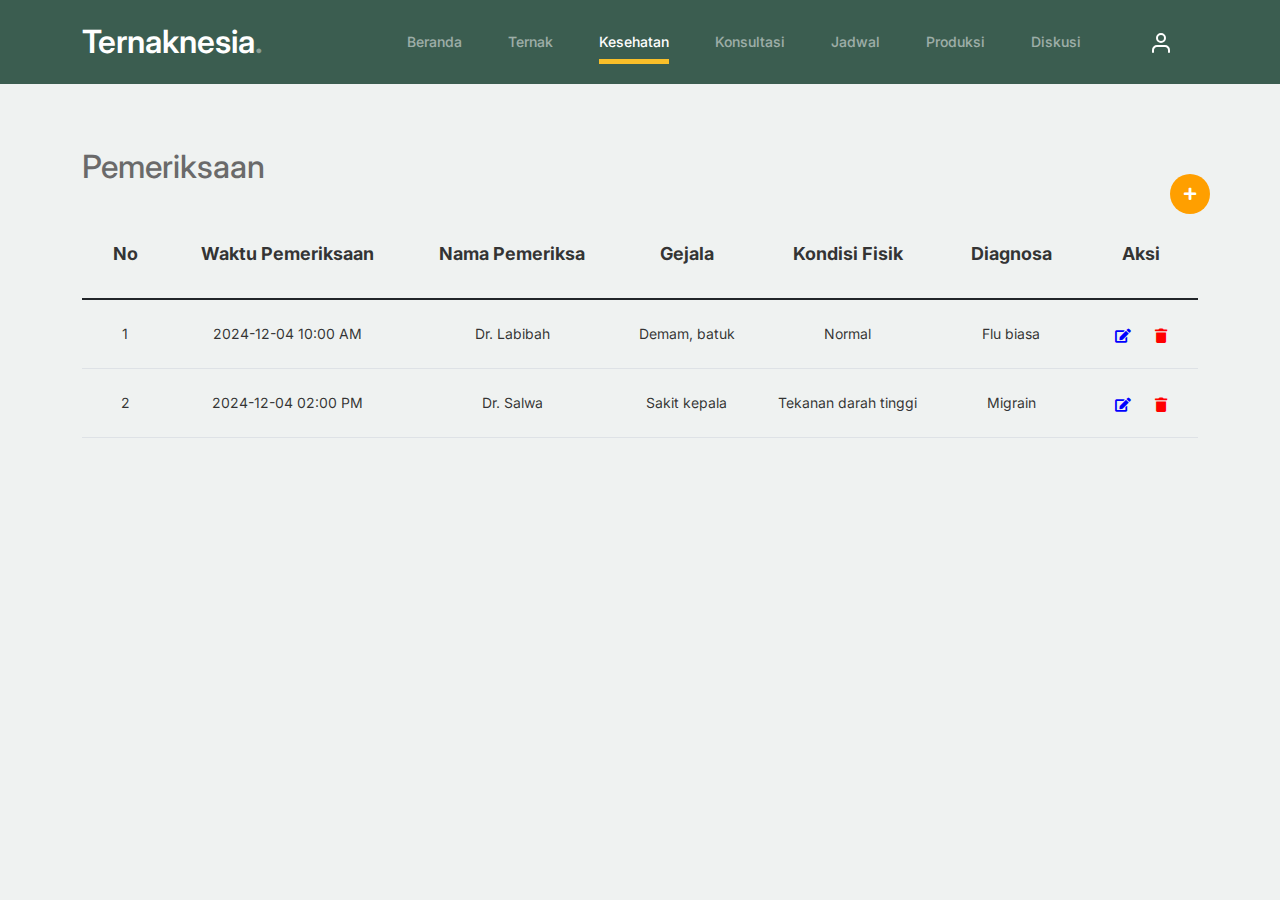
<file: dashboard/pemeriksaan.html>
<!doctype html>
<html lang="en">
<head>
  <meta charset="utf-8">
  <meta name="viewport" content="width=device-width, initial-scale=1, shrink-to-fit=no">
  <meta name="author" content="Untree.co">
  <link rel="shortcut icon" href="../logo.png">

  <meta name="description" content="" />
  <meta name="keywords" content="bootstrap, bootstrap4" />

		<!-- Bootstrap CSS -->
		<link href="../css/bootstrap.min.css" rel="stylesheet">
		<link href="https://cdnjs.cloudflare.com/ajax/libs/font-awesome/6.0.0-beta3/css/all.min.css" rel="stylesheet">
		<link href="https://cdnjs.cloudflare.com/ajax/libs/font-awesome/5.15.4/css/all.min.css" rel="stylesheet">
		<link href="../css/tiny-slider.css" rel="stylesheet">
		<link href="../css/style.css" rel="stylesheet">

		<title>Ternaknesia</title>
	</head>

	<body>

		<!-- Start Header/Navigation -->
		<nav class="custom-navbar navbar navbar navbar-expand-md navbar-dark bg-dark" arial-label="Furni navigation bar">

			<div class="container">
				<a class="navbar-brand" href="home.html">Ternaknesia<span>.</span></a>

				<button class="navbar-toggler" type="button" data-bs-toggle="collapse" data-bs-target="#navbarsFurni" aria-controls="navbarsFurni" aria-expanded="false" aria-label="Toggle navigation">
					<span class="navbar-toggler-icon"></span>
				</button>

				<div class="collapse navbar-collapse" id="navbarsFurni">
					<ul class="custom-navbar-nav navbar-nav ms-auto mb-2 mb-md-0">
						<li><a class="nav-link" href="home.html">Beranda</a></li>
						<li><a class="nav-link" href="ternak.html">Ternak</a></li>
                        <li class="nav-item active">
							<a class="nav-link" href="kesehatan.html">Kesehatan</a>
						</li>
                        <li><a class="nav-link" href="konsultasi.html">Konsultasi</a></li>
                        <li><a class="nav-link" href="jadwal.html">Jadwal</a></li>
                        <li><a class="nav-link" href="produksi.html">Produksi</a></li>
                        <li><a class="nav-link" href="diskusi.html">Diskusi</a></li>
					</ul>
					<ul class="custom-navbar-cta navbar-nav mb-2 mb-md-0 ms-5">
						<li><a class="nav-link" href="../profil.html"><img src="../images/user.svg"></a></li>
					</ul>
				</div>
			</div>
				
		</nav>
		<!-- End Header/Navigation -->

		<div class="untree_co-section before-footer-section">
			<div class="container">
			  <div class="row mb-3">
				<div class="col-10 text-left">
				  <h2>Pemeriksaan</h2>
				</div>
				<div class="col-12 text-right" style="position: relative;">
					<button style="border-radius: 50%; width: 40px; height: 40px; position: absolute; top: -20px; right: 0; display: flex; justify-content: center; align-items: center; background-color: #FF9F00; border: none;">
						<i class="fas fa-plus" style="color: white;"></i>					  
				  </button>
				</div>
			  </div>
			  <div class="row mb-5">
				<form class="col-md-12" method="post">
				  <div class="site-blocks-table">
					<table class="table">
					  <thead>
						<tr>
						  <th>No</th>
						  <th>Waktu Pemeriksaan</th>
						  <th>Nama Pemeriksa</th>
						  <th>Gejala</th>
						  <th>Kondisi Fisik</th>
						  <th>Diagnosa</th>
						  <th>Aksi</th>
						</tr>
					  </thead>
					  <tbody>
						<tr>
						  <td>1</td>
						  <td>2024-12-04 10:00 AM</td>
						  <td>Dr. Labibah</td>
						  <td>Demam, batuk</td>
						  <td>Normal</td>
						  <td>Flu biasa</td>
						  <td>
							<button class="btn btn-primary btn-sm" title="Edit" style="background-color: #007bff; border: none;">
							  <i class="fas fa-edit" style="color: blue;"></i>
							</button>
							<button class="btn btn-danger btn-sm" title="Hapus" style="background-color: #dc3545; border: none;">
							  <i class="fas fa-trash" style="color: red;"></i>
							</button>
						  </td>
						</tr>
						<tr>
						  <td>2</td>
						  <td>2024-12-04 02:00 PM</td>
						  <td>Dr. Salwa</td>
						  <td>Sakit kepala</td>
						  <td>Tekanan darah tinggi</td>
						  <td>Migrain</td>
						  <td>
							<button class="btn btn-primary btn-sm" title="Edit" style="background-color: #007bff; border: none;">
							  <i class="fas fa-edit" style="color: blue;"></i>
							</button>
							<button class="btn btn-danger btn-sm" title="Hapus" style="background-color: #dc3545; border: none;">
							  <i class="fas fa-trash" style="color: red;"></i>
							</button>
						  </td>
						</tr>
					  </tbody>
					</table>
				  </div>
				</form>
			  </div>
			</div>
		</div>
		
		<script src="../js/bootstrap.bundle.min.js"></script>
		<script src="../js/tiny-slider.js"></script>
		<script src="../js/custom.js"></script>
	</body>

</html>
</file>
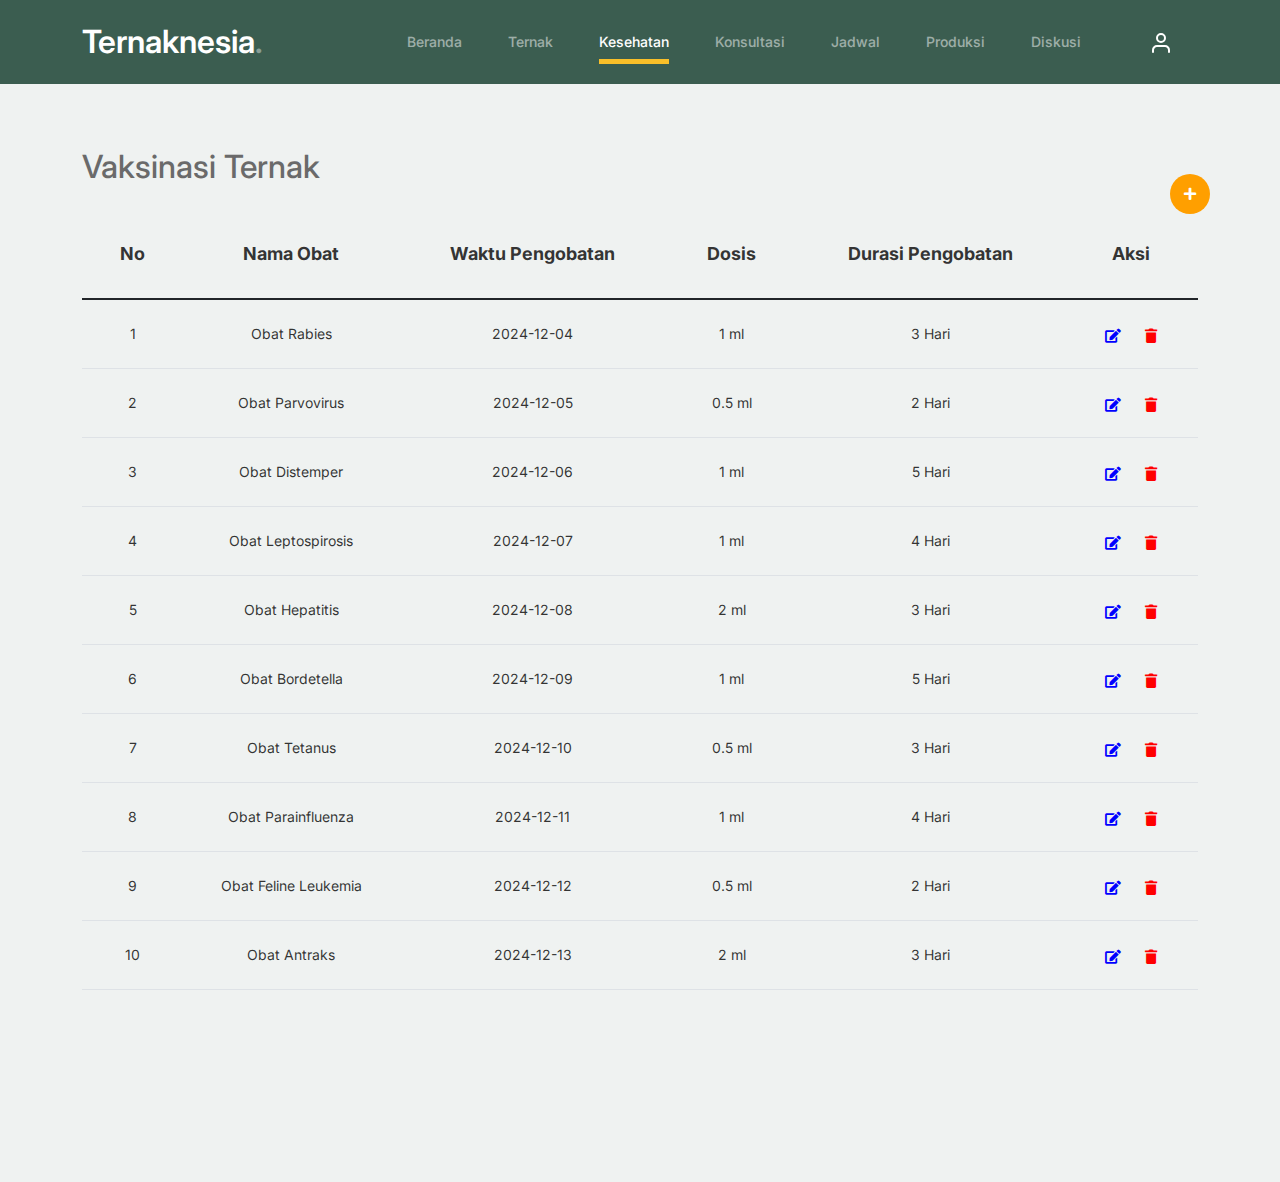
<file: dashboard/pengobatan.html>
<!doctype html>
<html lang="en">
<head>
  <meta charset="utf-8">
  <meta name="viewport" content="width=device-width, initial-scale=1, shrink-to-fit=no">
  <meta name="author" content="Untree.co">
  <link rel="shortcut icon" href="../logo.png">

  <meta name="description" content="" />
  <meta name="keywords" content="bootstrap, bootstrap4" />

		<!-- Bootstrap CSS -->
		<link href="../css/bootstrap.min.css" rel="stylesheet">
		<link href="https://cdnjs.cloudflare.com/ajax/libs/font-awesome/6.0.0-beta3/css/all.min.css" rel="stylesheet">
		<link href="https://cdnjs.cloudflare.com/ajax/libs/font-awesome/5.15.4/css/all.min.css" rel="stylesheet">
		<link href="../css/tiny-slider.css" rel="stylesheet">
		<link href="../css/style.css" rel="stylesheet">
		<title>Ternaknesia</title>
	</head>

	<body>

		<!-- Start Header/Navigation -->
		<nav class="custom-navbar navbar navbar navbar-expand-md navbar-dark bg-dark" arial-label="Furni navigation bar">

			<div class="container">
				<a class="navbar-brand" href="home.html">Ternaknesia<span>.</span></a>

				<button class="navbar-toggler" type="button" data-bs-toggle="collapse" data-bs-target="#navbarsFurni" aria-controls="navbarsFurni" aria-expanded="false" aria-label="Toggle navigation">
					<span class="navbar-toggler-icon"></span>
				</button>

				<div class="collapse navbar-collapse" id="navbarsFurni">
					<ul class="custom-navbar-nav navbar-nav ms-auto mb-2 mb-md-0">
						<li><a class="nav-link" href="home.html">Beranda</a></li>
						<li><a class="nav-link" href="ternak.html">Ternak</a></li>
                        <li class="nav-item active">
							<a class="nav-link" href="kesehatan.html">Kesehatan</a>
						</li>
                        <li><a class="nav-link" href="konsultasi.html">Konsultasi</a></li>
                        <li><a class="nav-link" href="jadwal.html">Jadwal</a></li>
                        <li><a class="nav-link" href="produksi.html">Produksi</a></li>
                        <li><a class="nav-link" href="diskusi.html">Diskusi</a></li>
					</ul>
					<ul class="custom-navbar-cta navbar-nav mb-2 mb-md-0 ms-5">
						<li><a class="nav-link" href="../profil.html"><img src="../images/user.svg"></a></li>
					</ul>
				</div>
			</div>
				
		</nav>
		<!-- End Header/Navigation -->
		<div class="untree_co-section before-footer-section">
			<div class="container">
				<div class="row mb-3">
					<div class="col-10 text-left">
						<h2>Vaksinasi Ternak</h2>
					</div>
					<div class="col-12 text-right" style="position: relative;">
						<button style="border-radius: 50%; width: 40px; height: 40px; position: absolute; top: -20px; right: 0; display: flex; justify-content: center; align-items: center; background-color: #FF9F00; border: none;">
							<i class="fas fa-plus" style="color: white;"></i>					  
						</button>
					</div>
				</div>
				<div class="row mb-5">
					<form class="col-md-12" method="post">
						<div class="site-blocks-table">
							<table class="table">
								<thead>
									<tr>
										<th>No</th>
										<th>Nama Obat</th>
										<th>Waktu Pengobatan</th>
										<th>Dosis</th>
										<th>Durasi Pengobatan</th>
										<th>Aksi</th>
									</tr>
								</thead>
								<tbody>
                                    <tr>
                                        <td>1</td>
                                        <td>Obat Rabies</td>
                                        <td>2024-12-04</td>
                                        <td>1 ml</td>
                                        <td>3 Hari</td>
                                        <td>
                                            <button class="btn btn-primary btn-sm" title="Edit" style="background-color: #007bff; border: none;">
                                                <i class="fas fa-edit" style="color: blue;"></i>
                                            </button>
                                            <button class="btn btn-danger btn-sm" title="Hapus" style="background-color: #dc3545; border: none;">
                                                <i class="fas fa-trash" style="color: red;"></i>
                                            </button>
                                        </td>
                                    </tr>
                                    <tr>
                                        <td>2</td>
                                        <td>Obat Parvovirus</td>
                                        <td>2024-12-05</td>
                                        <td>0.5 ml</td>
                                        <td>2 Hari</td>
                                        <td>
                                            <button class="btn btn-primary btn-sm" title="Edit" style="background-color: #007bff; border: none;">
                                                <i class="fas fa-edit" style="color: blue;"></i>
                                            </button>
                                            <button class="btn btn-danger btn-sm" title="Hapus" style="background-color: #dc3545; border: none;">
                                                <i class="fas fa-trash" style="color: red;"></i>
                                            </button>
                                        </td>
                                    </tr>
                                    <tr>
                                        <td>3</td>
                                        <td>Obat Distemper</td>
                                        <td>2024-12-06</td>
                                        <td>1 ml</td>
                                        <td>5 Hari</td>
                                        <td>
                                            <button class="btn btn-primary btn-sm" title="Edit" style="background-color: #007bff; border: none;">
                                                <i class="fas fa-edit" style="color: blue;"></i>
                                            </button>
                                            <button class="btn btn-danger btn-sm" title="Hapus" style="background-color: #dc3545; border: none;">
                                                <i class="fas fa-trash" style="color: red;"></i>
                                            </button>
                                        </td>
                                    </tr>
                                    <tr>
                                        <td>4</td>
                                        <td>Obat Leptospirosis</td>
                                        <td>2024-12-07</td>
                                        <td>1 ml</td>
                                        <td>4 Hari</td>
                                        <td>
                                            <button class="btn btn-primary btn-sm" title="Edit" style="background-color: #007bff; border: none;">
                                                <i class="fas fa-edit" style="color: blue;"></i>
                                            </button>
                                            <button class="btn btn-danger btn-sm" title="Hapus" style="background-color: #dc3545; border: none;">
                                                <i class="fas fa-trash" style="color: red;"></i>
                                            </button>
                                        </td>
                                    </tr>
                                    <tr>
                                        <td>5</td>
                                        <td>Obat Hepatitis</td>
                                        <td>2024-12-08</td>
                                        <td>2 ml</td>
                                        <td>3 Hari</td>
                                        <td>
                                            <button class="btn btn-primary btn-sm" title="Edit" style="background-color: #007bff; border: none;">
                                                <i class="fas fa-edit" style="color: blue;"></i>
                                            </button>
                                            <button class="btn btn-danger btn-sm" title="Hapus" style="background-color: #dc3545; border: none;">
                                                <i class="fas fa-trash" style="color: red;"></i>
                                            </button>
                                        </td>
                                    </tr>
                                    <tr>
                                        <td>6</td>
                                        <td>Obat Bordetella</td>
                                        <td>2024-12-09</td>
                                        <td>1 ml</td>
                                        <td>5 Hari</td>
                                        <td>
                                            <button class="btn btn-primary btn-sm" title="Edit" style="background-color: #007bff; border: none;">
                                                <i class="fas fa-edit" style="color: blue;"></i>
                                            </button>
                                            <button class="btn btn-danger btn-sm" title="Hapus" style="background-color: #dc3545; border: none;">
                                                <i class="fas fa-trash" style="color: red;"></i>
                                            </button>
                                        </td>
                                    </tr>
                                    <tr>
                                        <td>7</td>
                                        <td>Obat Tetanus</td>
                                        <td>2024-12-10</td>
                                        <td>0.5 ml</td>
                                        <td>3 Hari</td>
                                        <td>
                                            <button class="btn btn-primary btn-sm" title="Edit" style="background-color: #007bff; border: none;">
                                                <i class="fas fa-edit" style="color: blue;"></i>
                                            </button>
                                            <button class="btn btn-danger btn-sm" title="Hapus" style="background-color: #dc3545; border: none;">
                                                <i class="fas fa-trash" style="color: red;"></i>
                                            </button>
                                        </td>
                                    </tr>
                                    <tr>
                                        <td>8</td>
                                        <td>Obat Parainfluenza</td>
                                        <td>2024-12-11</td>
                                        <td>1 ml</td>
                                        <td>4 Hari</td>
                                        <td>
                                            <button class="btn btn-primary btn-sm" title="Edit" style="background-color: #007bff; border: none;">
                                                <i class="fas fa-edit" style="color: blue;"></i>
                                            </button>
                                            <button class="btn btn-danger btn-sm" title="Hapus" style="background-color: #dc3545; border: none;">
                                                <i class="fas fa-trash" style="color: red;"></i>
                                            </button>
                                        </td>
                                    </tr>
                                    <tr>
                                        <td>9</td>
                                        <td>Obat Feline Leukemia</td>
                                        <td>2024-12-12</td>
                                        <td>0.5 ml</td>
                                        <td>2 Hari</td>
                                        <td>
                                            <button class="btn btn-primary btn-sm" title="Edit" style="background-color: #007bff; border: none;">
                                                <i class="fas fa-edit" style="color: blue;"></i>
                                            </button>
                                            <button class="btn btn-danger btn-sm" title="Hapus" style="background-color: #dc3545; border: none;">
                                                <i class="fas fa-trash" style="color: red;"></i>
                                            </button>
                                        </td>
                                    </tr>
                                    <tr>
                                        <td>10</td>
                                        <td>Obat Antraks</td>
                                        <td>2024-12-13</td>
                                        <td>2 ml</td>
                                        <td>3 Hari</td>
                                        <td>
                                            <button class="btn btn-primary btn-sm" title="Edit" style="background-color: #007bff; border: none;">
                                                <i class="fas fa-edit" style="color: blue;"></i>
                                            </button>
                                            <button class="btn btn-danger btn-sm" title="Hapus" style="background-color: #dc3545; border: none;">
                                                <i class="fas fa-trash" style="color: red;"></i>
                                            </button>
                                        </td>
                                    </tr>
                                </tbody>
                                
							</table>
						</div>
					</form>
				</div>
			</div>
		</div>
		
		<script src="../js/bootstrap.bundle.min.js"></script>
		<script src="../js/tiny-slider.js"></script>
		<script src="../js/custom.js"></script>
	</body>

</html>
</file>
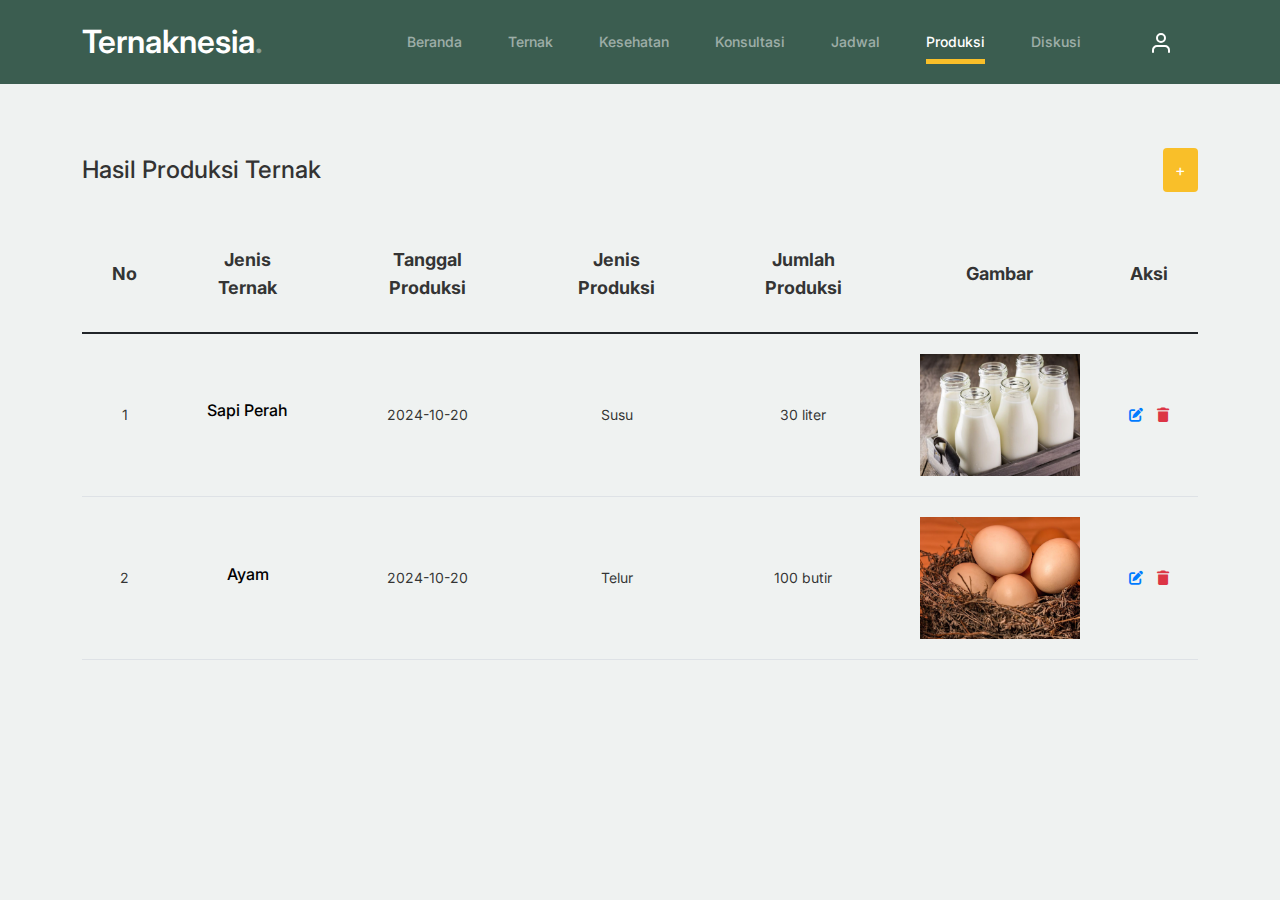
<file: dashboard/produksi.html>
<!doctype html>
<html lang="en">
<head>
  <meta charset="utf-8">
  <meta name="viewport" content="width=device-width, initial-scale=1, shrink-to-fit=no">
  <meta name="author" content="Untree.co">
  <link rel="shortcut icon" href="../logo.png">

  <meta name="description" content="" />
  <meta name="keywords" content="bootstrap, bootstrap4" />

		<!-- Bootstrap CSS -->
		<link href="../css/bootstrap.min.css" rel="stylesheet">
		<link href="https://cdnjs.cloudflare.com/ajax/libs/font-awesome/6.0.0-beta3/css/all.min.css" rel="stylesheet">
		<link href="../css/tiny-slider.css" rel="stylesheet">
		<link href="../css/style.css" rel="stylesheet">
		<title>Ternaknesia</title>
	</head>

	<body>

		<!-- Start Header/Navigation -->
		<nav class="custom-navbar navbar navbar navbar-expand-md navbar-dark bg-dark" arial-label="Furni navigation bar">

			<div class="container">
				<a class="navbar-brand" href="home.html">Ternaknesia<span>.</span></a>

				<button class="navbar-toggler" type="button" data-bs-toggle="collapse" data-bs-target="#navbarsFurni" aria-controls="navbarsFurni" aria-expanded="false" aria-label="Toggle navigation">
					<span class="navbar-toggler-icon"></span>
				</button>

				<div class="collapse navbar-collapse" id="navbarsFurni">
					<ul class="custom-navbar-nav navbar-nav ms-auto mb-2 mb-md-0">
						<li><a class="nav-link" href="home.html">Beranda</a></li>
						<li><a class="nav-link" href="ternak.html">Ternak</a></li>
                        <li><a class="nav-link" href="kesehatan.html">Kesehatan</a></li>
                        <li><a class="nav-link" href="konsultasi.html">Konsultasi</a></li>
                        <li><a class="nav-link" href="jadwal.html">Jadwal</a></li>
                        <li class="nav-item active">
							<a class="nav-link" href="produksi.html">Produksi</a>
						</li>
                        <li><a class="nav-link" href="diskusi.html">Diskusi</a></li>
					</ul>
					<ul class="custom-navbar-cta navbar-nav mb-2 mb-md-0 ms-5">
						<li><a class="nav-link" href="../profil.html"><img src="../images/user.svg"></a></li>
					</ul>
				</div>
			</div>
				
		</nav>
		<!-- End Header/Navigation -->

		<div class="untree_co-section before-footer-section">
            <div class="container">
                <div class="header-roww">
                    <h2 class="table-title">Hasil Produksi Ternak</h2>
                    <button class="btn-add">+</button>
                </div>
                <div class="row mb-5">
                    <form class="col-md-12" method="post">
                        <div class="site-blocks-table">
                        <table class="table">
                        <thead>
                            <tr>
                          <th class="product-no">No</th>
                          <th class="product-jenis">Jenis Ternak</th>
                          <th class="product-tgl">Tanggal Produksi</th>
                          <th class="product-produksi">Jenis Produksi</th>
                          <th class="product-jumlah">Jumlah Produksi</th>
                          <th class="product-thumbnail">Gambar</th>
                          <th class="product-aksi">Aksi</th>
                        </tr>
                      </thead>
                      <tbody>
                        <tr>
                            <td>1</td>
                            <td class="product-jenis">
                                <h3 class="h6 text-black">Sapi Perah</h3>
                            </td>
                            <td class="product-tgl">2024-10-20</td>
                            <td class="product-produksi">
                                Susu
                            </td>
                            <td class="product-jumlah">
                                30 liter
                            </td>
                            <td class="product-thumbnail">
                                <img src="../images/susu.png" alt="Image" class="img-fluid">
                            </td>
                            <td>
                                <button class="btn-edit"><i class="fas fa-edit"></i></button>
                                <button class="btn-delete"><i class="fas fa-trash"></i></button>
                            </td>
                        </tr>
                        <tr>
                            <td>2</td>
                            <td class="product-jenis">
                                <h3 class="h6 text-black">Ayam</h3>
                            </td>
                            <td class="product-tgl">2024-10-20</td>
                            <td class="product-produksi">
                                Telur
                            </td>
                            <td class="product-jumlah">
                                100 butir
                            </td>
                            <td class="product-thumbnail">
                                <img src="../images/telur.png" alt="Image" class="img-fluid">
                            </td>
                            <td>
                                <button class="btn-edit"><i class="fas fa-edit"></i></button>
                                <button class="btn-delete"><i class="fas fa-trash"></i></button>
                            </td>
                        </tr>
                      </tbody>
                    </table>
                  </div>
                </form>
              </div>
            </div>
          </div>

		<script src="../js/bootstrap.bundle.min.js"></script>
		<script src="../js/tiny-slider.js"></script>
		<script src="../js/custom.js"></script>
	</body>

</html>
</file>
<file: css/tiny-slider.css>
.tns-outer{padding:0 !important}.tns-outer [hidden]{display:none !important}.tns-outer [aria-controls],.tns-outer [data-action]{cursor:pointer}.tns-slider{-webkit-transition:all 0s;-moz-transition:all 0s;transition:all 0s}.tns-slider>.tns-item{-webkit-box-sizing:border-box;-moz-box-sizing:border-box;box-sizing:border-box}.tns-horizontal.tns-subpixel{white-space:nowrap}.tns-horizontal.tns-subpixel>.tns-item{display:inline-block;vertical-align:top;white-space:normal}.tns-horizontal.tns-no-subpixel:after{content:'';display:table;clear:both}.tns-horizontal.tns-no-subpixel>.tns-item{float:left}.tns-horizontal.tns-carousel.tns-no-subpixel>.tns-item{margin-right:-100%}.tns-no-calc{position:relative;left:0}.tns-gallery{position:relative;left:0;min-height:1px}.tns-gallery>.tns-item{position:absolute;left:-100%;-webkit-transition:transform 0s, opacity 0s;-moz-transition:transform 0s, opacity 0s;transition:transform 0s, opacity 0s}.tns-gallery>.tns-slide-active{position:relative;left:auto !important}.tns-gallery>.tns-moving{-webkit-transition:all 0.25s;-moz-transition:all 0.25s;transition:all 0.25s}.tns-autowidth{display:inline-block}.tns-lazy-img{-webkit-transition:opacity 0.6s;-moz-transition:opacity 0.6s;transition:opacity 0.6s;opacity:0.6}.tns-lazy-img.tns-complete{opacity:1}.tns-ah{-webkit-transition:height 0s;-moz-transition:height 0s;transition:height 0s}.tns-ovh{overflow:hidden}.tns-visually-hidden{position:absolute;left:-10000em}.tns-transparent{opacity:0;visibility:hidden}.tns-fadeIn{opacity:1;filter:alpha(opacity=100);z-index:0}.tns-normal,.tns-fadeOut{opacity:0;filter:alpha(opacity=0);z-index:-1}.tns-vpfix{white-space:nowrap}.tns-vpfix>div,.tns-vpfix>li{display:inline-block}.tns-t-subp2{margin:0 auto;width:310px;position:relative;height:10px;overflow:hidden}.tns-t-ct{width:2333.3333333%;width:-webkit-calc(100% * 70 / 3);width:-moz-calc(100% * 70 / 3);width:calc(100% * 70 / 3);position:absolute;right:0}.tns-t-ct:after{content:'';display:table;clear:both}.tns-t-ct>div{width:1.4285714%;width:-webkit-calc(100% / 70);width:-moz-calc(100% / 70);width:calc(100% / 70);height:10px;float:left}

/*# sourceMappingURL=sourcemaps/tiny-slider.css.map */
</file>
<file: css/style.css>
@import url("https://fonts.googleapis.com/css2?family=Inter:wght@400;500;600;700;800&display=swap");
body {
  overflow-x: hidden;
  position: relative; }

body {
  font-family: "Inter", sans-serif;
  font-weight: 400;
  line-height: 28px;
  color: #6a6a6a;
  font-size: 14px;
  background-color: #eff2f1; }

a {
  text-decoration: none;
  -webkit-transition: .3s all ease;
  -o-transition: .3s all ease;
  transition: .3s all ease;
  color: #2f2f2f;
  text-decoration: underline; }
  a:hover {
    color: #2f2f2f;
    text-decoration: none; }
  a.more {
    font-weight: 600; }

.custom-navbar {
  background: #3b5d50 !important;
  padding-top: 20px;
  padding-bottom: 20px; }
  .custom-navbar .navbar-brand {
    font-size: 32px;
    font-weight: 600; }
    .custom-navbar .navbar-brand > span {
      opacity: .4; }
  .custom-navbar .navbar-toggler {
    border-color: transparent; }
    .custom-navbar .navbar-toggler:active, .custom-navbar .navbar-toggler:focus {
      -webkit-box-shadow: none;
      box-shadow: none;
      outline: none; }
  @media (min-width: 992px) {
    .custom-navbar .custom-navbar-nav li {
      margin-left: 15px;
      margin-right: 15px; } }
  .custom-navbar .custom-navbar-nav li a {
    font-weight: 500;
    color: #ffffff !important;
    opacity: .5;
    -webkit-transition: .3s all ease;
    -o-transition: .3s all ease;
    transition: .3s all ease;
    position: relative; }
    @media (min-width: 768px) {
      .custom-navbar .custom-navbar-nav li a:before {
        content: "";
        position: absolute;
        bottom: 0;
        left: 8px;
        right: 8px;
        background: #f9bf29;
        height: 5px;
        opacity: 1;
        visibility: visible;
        width: 0;
        -webkit-transition: .15s all ease-out;
        -o-transition: .15s all ease-out;
        transition: .15s all ease-out; } }
    .custom-navbar .custom-navbar-nav li a:hover {
      opacity: 1; }
      .custom-navbar .custom-navbar-nav li a:hover:before {
        width: calc(100% - 16px); }
  .custom-navbar .custom-navbar-nav li.active a {
    opacity: 1; }
    .custom-navbar .custom-navbar-nav li.active a:before {
      width: calc(100% - 16px); }
  .custom-navbar .custom-navbar-cta {
    margin-left: 0 !important;
    -webkit-box-orient: horizontal;
    -webkit-box-direction: normal;
    -ms-flex-direction: row;
    flex-direction: row; }
    @media (min-width: 768px) {
      .custom-navbar .custom-navbar-cta {
        margin-left: 40px !important; } }
    .custom-navbar .custom-navbar-cta li {
      margin-left: 0px;
      margin-right: 0px; }
      .custom-navbar .custom-navbar-cta li:first-child {
        margin-right: 20px; }

.hero {
  background: #3b5d50;
  padding: calc(4rem - 30px) 0 0rem 0; }
  @media (min-width: 768px) {
    .hero {
      padding: calc(4rem - 30px) 0 4rem 0; } }
  @media (min-width: 992px) {
    .hero {
      padding: calc(8rem - 30px) 0 8rem 0; } }
  .hero .intro-excerpt {
    position: relative;
    z-index: 4; }
    @media (min-width: 992px) {
      .hero .intro-excerpt {
        max-width: 450px; } }
  .hero h1 {
    font-weight: 700;
    color: #ffffff;
    margin-bottom: 30px; }
    @media (min-width: 1400px) {
      .hero h1 {
        font-size: 54px; } }
  .hero p {
    color: rgba(255, 255, 255, 0.5);
    margin-botom: 30px; }
  .hero .hero-img-wrap {
    position: relative; }
    .hero .hero-img-wrap img {
      position: relative;
      top: 0px;
      right: 0px;
      z-index: 2;
      max-width: 780px;
      left: -20px; }
      @media (min-width: 768px) {
        .hero .hero-img-wrap img {
          right: 0px;
          left: -100px; } }
      @media (min-width: 992px) {
        .hero .hero-img-wrap img {
          left: 0px;
          top: -80px;
          position: absolute;
          right: -50px; } }
      @media (min-width: 1200px) {
        .hero .hero-img-wrap img {
          left: 0px;
          top: -80px;
          right: -100px; } }
    .hero .hero-img-wrap:after {
      content: "";
      position: absolute;
      width: 255px;
      height: 217px;
      background-image: url("../images/dots-light.svg");
      background-size: contain;
      background-repeat: no-repeat;
      right: -100px;
      top: -0px; }
      @media (min-width: 1200px) {
        .hero .hero-img-wrap:after {
          top: -40px; } }

.btn {
  font-weight: 600;
  padding: 12px 30px;
  border-radius: 30px;
  color: #ffffff;
  background: #2f2f2f;
  border-color: #2f2f2f; }
  .btn:hover {
    color: #ffffff;
    background: #222222;
    border-color: #222222; }
  .btn:active, .btn:focus {
    outline: none !important;
    -webkit-box-shadow: none;
    box-shadow: none; }
  .btn.btn-primary {
    background: #3b5d50;
    border-color: #3b5d50; }
    .btn.btn-primary:hover {
      background: #314d43;
      border-color: #314d43; }
  .btn.btn-secondary {
    color: #2f2f2f;
    background: #f9bf29;
    border-color: #f9bf29; }
    .btn.btn-secondary:hover {
      background: #f8b810;
      border-color: #f8b810; }
  .btn.btn-white-outline {
    background: transparent;
    border-width: 2px;
    border-color: rgba(255, 255, 255, 0.3); }
    .btn.btn-white-outline:hover {
      border-color: white;
      color: #ffffff; }

.section-title {
  color: #2f2f2f; }

.product-section {
  padding: 7rem 0; }
  .product-section .product-item {
    text-align: center;
    text-decoration: none;
    display: block;
    position: relative;
    padding-bottom: 50px;
    cursor: pointer; }
    .product-section .product-item .product-thumbnail {
      margin-bottom: 30px;
      position: relative;
      top: 0;
      -webkit-transition: .3s all ease;
      -o-transition: .3s all ease;
      transition: .3s all ease; }
    .product-section .product-item h3 {
      font-weight: 600;
      font-size: 16px; }
    .product-section .product-item strong {
      font-weight: 800 !important;
      font-size: 18px !important; }
    .product-section .product-item h3, .product-section .product-item strong {
      color: #2f2f2f;
      text-decoration: none; }
    .product-section .product-item .icon-cross {
      position: absolute;
      width: 35px;
      height: 35px;
      display: inline-block;
      background: #2f2f2f;
      bottom: 15px;
      left: 50%;
      -webkit-transform: translateX(-50%);
      -ms-transform: translateX(-50%);
      transform: translateX(-50%);
      margin-bottom: -17.5px;
      border-radius: 50%;
      opacity: 0;
      visibility: hidden;
      -webkit-transition: .3s all ease;
      -o-transition: .3s all ease;
      transition: .3s all ease; }
      .product-section .product-item .icon-cross img {
        position: absolute;
        left: 50%;
        top: 50%;
        -webkit-transform: translate(-50%, -50%);
        -ms-transform: translate(-50%, -50%);
        transform: translate(-50%, -50%); }
    .product-section .product-item:before {
      bottom: 0;
      left: 0;
      right: 0;
      position: absolute;
      content: "";
      background: #dce5e4;
      height: 0%;
      z-index: -1;
      border-radius: 10px;
      -webkit-transition: .3s all ease;
      -o-transition: .3s all ease;
      transition: .3s all ease; }
    .product-section .product-item:hover .product-thumbnail {
      top: -25px; }
    .product-section .product-item:hover .icon-cross {
      bottom: 0;
      opacity: 1;
      visibility: visible; }
    .product-section .product-item:hover:before {
      height: 70%; }

.why-choose-section {
  padding: 7rem 0; }
  .why-choose-section .img-wrap {
    position: relative; }
    .why-choose-section .img-wrap:before {
      position: absolute;
      content: "";
      width: 255px;
      height: 217px;
      background-image: url("../images/dots-yellow.svg");
      background-repeat: no-repeat;
      background-size: contain;
      -webkit-transform: translate(-40%, -40%);
      -ms-transform: translate(-40%, -40%);
      transform: translate(-40%, -40%);
      z-index: -1; }
    .why-choose-section .img-wrap img {
      border-radius: 20px; }

.feature {
  margin-bottom: 30px; }
  .feature .icon {
    display: inline-block;
    position: relative;
    margin-bottom: 20px; }
    .feature .icon:before {
      content: "";
      width: 33px;
      height: 33px;
      position: absolute;
      background: rgba(59, 93, 80, 0.2);
      border-radius: 50%;
      right: -8px;
      bottom: 0; }
  .feature h3 {
    font-size: 14px;
    color: #2f2f2f; }
  .feature p {
    font-size: 14px;
    line-height: 22px;
    color: #6a6a6a; }

.we-help-section {
  padding: 7rem 0; }
  .we-help-section .imgs-grid {
    display: -ms-grid;
    display: grid;
    -ms-grid-columns: (1fr)[27];
    grid-template-columns: repeat(27, 1fr);
    position: relative; }
    .we-help-section .imgs-grid:before {
      position: absolute;
      content: "";
      width: 255px;
      height: 217px;
      background-image: url("../images/dots-green.svg");
      background-size: contain;
      background-repeat: no-repeat;
      -webkit-transform: translate(-40%, -40%);
      -ms-transform: translate(-40%, -40%);
      transform: translate(-40%, -40%);
      z-index: -1; }
    .we-help-section .imgs-grid .grid {
      position: relative; }
      .we-help-section .imgs-grid .grid img {
        border-radius: 20px;
        max-width: 100%; }
      .we-help-section .imgs-grid .grid.grid-1 {
        -ms-grid-column: 1;
        -ms-grid-column-span: 18;
        grid-column: 1 / span 18;
        -ms-grid-row: 1;
        -ms-grid-row-span: 27;
        grid-row: 1 / span 27; }
      .we-help-section .imgs-grid .grid.grid-2 {
        -ms-grid-column: 19;
        -ms-grid-column-span: 27;
        grid-column: 19 / span 27;
        -ms-grid-row: 1;
        -ms-grid-row-span: 5;
        grid-row: 1 / span 5;
        padding-left: 20px; }
      .we-help-section .imgs-grid .grid.grid-3 {
        -ms-grid-column: 14;
        -ms-grid-column-span: 16;
        grid-column: 14 / span 16;
        -ms-grid-row: 6;
        -ms-grid-row-span: 27;
        grid-row: 6 / span 27;
        padding-top: 20px; }

.custom-list {
  width: 100%; }
  .custom-list li {
    display: inline-block;
    width: calc(50% - 20px);
    margin-bottom: 12px;
    line-height: 1.5;
    position: relative;
    padding-left: 20px; }
    .custom-list li:before {
      content: "";
      width: 8px;
      height: 8px;
      border-radius: 50%;
      border: 2px solid #3b5d50;
      position: absolute;
      left: 0;
      top: 8px; }

.popular-product {
  padding: 0 0 7rem 0; }
  .popular-product .product-item-sm h3 {
    font-size: 14px;
    font-weight: 700;
    color: #2f2f2f; }
  .popular-product .product-item-sm a {
    text-decoration: none;
    color: #2f2f2f;
    -webkit-transition: .3s all ease;
    -o-transition: .3s all ease;
    transition: .3s all ease; }
    .popular-product .product-item-sm a:hover {
      color: rgba(47, 47, 47, 0.5); }
  .popular-product .product-item-sm p {
    line-height: 1.4;
    margin-bottom: 10px;
    font-size: 14px; }
  .popular-product .product-item-sm .thumbnail {
    margin-right: 10px;
    -webkit-box-flex: 0;
    -ms-flex: 0 0 120px;
    flex: 0 0 120px;
    position: relative; }
    .popular-product .product-item-sm .thumbnail:before {
      content: "";
      position: absolute;
      border-radius: 20px;
      background: #dce5e4;
      width: 98px;
      height: 98px;
      top: 50%;
      left: 50%;
      -webkit-transform: translate(-50%, -50%);
      -ms-transform: translate(-50%, -50%);
      transform: translate(-50%, -50%);
      z-index: -1; }

.testimonial-section {
  padding: 3rem 0 7rem 0; }

.testimonial-slider-wrap {
  position: relative; }
  .testimonial-slider-wrap .tns-inner {
    padding-top: 30px; }
  .testimonial-slider-wrap .item .testimonial-block blockquote {
    font-size: 16px; }
    @media (min-width: 768px) {
      .testimonial-slider-wrap .item .testimonial-block blockquote {
        line-height: 32px;
        font-size: 18px; } }
  .testimonial-slider-wrap .item .testimonial-block .author-info .author-pic {
    margin-bottom: 20px; }
    .testimonial-slider-wrap .item .testimonial-block .author-info .author-pic img {
      max-width: 80px;
      border-radius: 50%; }
  .testimonial-slider-wrap .item .testimonial-block .author-info h3 {
    font-size: 14px;
    font-weight: 700;
    color: #2f2f2f;
    margin-bottom: 0; }
  .testimonial-slider-wrap #testimonial-nav {
    position: absolute;
    top: 50%;
    z-index: 99;
    width: 100%;
    display: none; }
    @media (min-width: 768px) {
      .testimonial-slider-wrap #testimonial-nav {
        display: block; } }
    .testimonial-slider-wrap #testimonial-nav > span {
      cursor: pointer;
      position: absolute;
      width: 58px;
      height: 58px;
      line-height: 58px;
      border-radius: 50%;
      background: rgba(59, 93, 80, 0.1);
      color: #2f2f2f;
      -webkit-transition: .3s all ease;
      -o-transition: .3s all ease;
      transition: .3s all ease; }
      .testimonial-slider-wrap #testimonial-nav > span:hover {
        background: #3b5d50;
        color: #ffffff; }
    .testimonial-slider-wrap #testimonial-nav .prev {
      left: -10px; }
    .testimonial-slider-wrap #testimonial-nav .next {
      right: 0; }
  .testimonial-slider-wrap .tns-nav {
    position: absolute;
    bottom: -50px;
    left: 50%;
    -webkit-transform: translateX(-50%);
    -ms-transform: translateX(-50%);
    transform: translateX(-50%); }
    .testimonial-slider-wrap .tns-nav button {
      background: none;
      border: none;
      display: inline-block;
      position: relative;
      width: 0 !important;
      height: 7px !important;
      margin: 2px; }
      .testimonial-slider-wrap .tns-nav button:active, .testimonial-slider-wrap .tns-nav button:focus, .testimonial-slider-wrap .tns-nav button:hover {
        outline: none;
        -webkit-box-shadow: none;
        box-shadow: none;
        background: none; }
      .testimonial-slider-wrap .tns-nav button:before {
        display: block;
        width: 7px;
        height: 7px;
        left: 0;
        top: 0;
        position: absolute;
        content: "";
        border-radius: 50%;
        -webkit-transition: .3s all ease;
        -o-transition: .3s all ease;
        transition: .3s all ease;
        background-color: #d6d6d6; }
      .testimonial-slider-wrap .tns-nav button:hover:before, .testimonial-slider-wrap .tns-nav button.tns-nav-active:before {
        background-color: #3b5d50; }

.before-footer-section {
  padding: 4rem 0 8rem 0 !important; }

.blog-section {
  padding: 7rem 0 12rem 0; }
  .blog-section .post-entry a {
    text-decoration: none; }
  .blog-section .post-entry .post-thumbnail {
    display: block;
    margin-bottom: 20px; }
    .blog-section .post-entry .post-thumbnail img {
      border-radius: 20px;
      -webkit-transition: .3s all ease;
      -o-transition: .3s all ease;
      transition: .3s all ease; }
  .blog-section .post-entry .post-content-entry {
    padding-left: 15px;
    padding-right: 15px; }
    .blog-section .post-entry .post-content-entry h3 {
      font-size: 16px;
      margin-bottom: 0;
      font-weight: 600;
      margin-bottom: 7px; }
    .blog-section .post-entry .post-content-entry .meta {
      font-size: 14px; }
      .blog-section .post-entry .post-content-entry .meta a {
        font-weight: 600; }
  .blog-section .post-entry:hover .post-thumbnail img, .blog-section .post-entry:focus .post-thumbnail img {
    opacity: .7; }

.footer-section {
  padding: 80px 0;
  background: #ffffff; }
  .footer-section .relative {
    position: relative; }
  .footer-section a {
    text-decoration: none;
    color: #2f2f2f;
    -webkit-transition: .3s all ease;
    -o-transition: .3s all ease;
    transition: .3s all ease; }
    .footer-section a:hover {
      color: rgba(47, 47, 47, 0.5); }
  .footer-section .subscription-form {
    margin-bottom: 40px;
    position: relative;
    z-index: 2;
    margin-top: 100px; }
    @media (min-width: 992px) {
      .footer-section .subscription-form {
        margin-top: 0px;
        margin-bottom: 80px; } }
    .footer-section .subscription-form h3 {
      font-size: 18px;
      font-weight: 500;
      color: #3b5d50; }
    .footer-section .subscription-form .form-control {
      height: 50px;
      border-radius: 10px;
      font-family: "Inter", sans-serif; }
      .footer-section .subscription-form .form-control:active, .footer-section .subscription-form .form-control:focus {
        outline: none;
        -webkit-box-shadow: none;
        box-shadow: none;
        border-color: #3b5d50;
        -webkit-box-shadow: 0 1px 4px 0 rgba(0, 0, 0, 0.2);
        box-shadow: 0 1px 4px 0 rgba(0, 0, 0, 0.2); }
      .footer-section .subscription-form .form-control::-webkit-input-placeholder {
        font-size: 14px; }
      .footer-section .subscription-form .form-control::-moz-placeholder {
        font-size: 14px; }
      .footer-section .subscription-form .form-control:-ms-input-placeholder {
        font-size: 14px; }
      .footer-section .subscription-form .form-control:-moz-placeholder {
        font-size: 14px; }
    .footer-section .subscription-form .btn {
      border-radius: 10px !important; }
  .footer-section .sofa-img {
    position: absolute;
    top: -200px;
    z-index: 1;
    right: 0; }
    .footer-section .sofa-img img {
      max-width: 380px; }
  .footer-section .links-wrap {
    margin-top: 0px; }
    @media (min-width: 992px) {
      .footer-section .links-wrap {
        margin-top: 54px; } }
    .footer-section .links-wrap ul li {
      margin-bottom: 10px; }
  .footer-section .footer-logo-wrap .footer-logo {
    font-size: 32px;
    font-weight: 500;
    text-decoration: none;
    color: #3b5d50; }
  .footer-section .custom-social li {
    margin: 2px;
    display: inline-block; }
    .footer-section .custom-social li a {
      width: 40px;
      height: 40px;
      text-align: center;
      line-height: 40px;
      display: inline-block;
      background: #dce5e4;
      color: #3b5d50;
      border-radius: 50%; }
      .footer-section .custom-social li a:hover {
        background: #3b5d50;
        color: #ffffff; }
  .footer-section .border-top {
    border-color: #dce5e4; }
    .footer-section .border-top.copyright {
      font-size: 14px !important; }

.untree_co-section {
  padding: 7rem 0; }

.form-control {
  height: 50px;
  border-radius: 10px;
  font-family: "Inter", sans-serif; }
  .form-control:active, .form-control:focus {
    outline: none;
    -webkit-box-shadow: none;
    box-shadow: none;
    border-color: #3b5d50;
    -webkit-box-shadow: 0 1px 4px 0 rgba(0, 0, 0, 0.2);
    box-shadow: 0 1px 4px 0 rgba(0, 0, 0, 0.2); }
  .form-control::-webkit-input-placeholder {
    font-size: 14px; }
  .form-control::-moz-placeholder {
    font-size: 14px; }
  .form-control:-ms-input-placeholder {
    font-size: 14px; }
  .form-control:-moz-placeholder {
    font-size: 14px; }

.service {
  line-height: 1.5; }
  .service .service-icon {
    border-radius: 10px;
    -webkit-box-flex: 0;
    -ms-flex: 0 0 50px;
    flex: 0 0 50px;
    height: 50px;
    line-height: 50px;
    text-align: center;
    background: #3b5d50;
    margin-right: 20px;
    color: #ffffff; }

textarea {
  height: auto !important; }

.site-blocks-table {
  overflow: auto; }
  .site-blocks-table .product-thumbnail {
    width: 200px; }
  .site-blocks-table .btn {
    padding: 2px 10px; }
  .site-blocks-table thead th {
    padding: 30px;
    text-align: center;
    border-width: 0px !important;
    vertical-align: middle;
    color: rgba(0, 0, 0, 0.8);
    font-size: 18px; }
  .site-blocks-table td {
    padding: 20px;
    text-align: center;
    vertical-align: middle;
    color: rgba(0, 0, 0, 0.8); }
  .site-blocks-table tbody tr:first-child td {
    border-top: 1px solid #3b5d50 !important; }
  .site-blocks-table .btn {
    background: none !important;
    color: #000000;
    border: none;
    height: auto !important; }

.site-block-order-table th {
  border-top: none !important;
  border-bottom-width: 1px !important; }

.site-block-order-table td, .site-block-order-table th {
  color: #000000; }

.couponcode-wrap input {
  border-radius: 10px !important; }

.text-primary {
  color: #3b5d50 !important; }

.thankyou-icon {
  position: relative;
  color: #3b5d50; }
  .thankyou-icon:before {
    position: absolute;
    content: "";
    width: 50px;
    height: 50px;
    border-radius: 50%;
    background: rgba(59, 93, 80, 0.2); }


    /* Style tambahan pamela */

    .btn-edit, .btn-delete {
      background: none;
      border: none;
      cursor: pointer;
      padding: 5px;
    }    
    .btn-edit {
      color: #007bff;
    } 
    .btn-delete {
      color: #dc3545;
    }

    .btn-edit:hover, .btn-delete:hover {
      opacity: 0.7;
    }    
    .header-row {
      display: flex;
      justify-content: space-between;
      align-items: center;
      margin-top: 0;
      padding: 10px 0;
      border-bottom: 1px solid #ddd;
      margin-left: 100px;
      margin-right: 100px;
    }
    
    /* Styling judul */
    .table-title {
      font-size: 24px;
      color: #333;
      margin: 0;
    }
    
    /* Styling tombol tambah */
    .btn-add {
      background-color: #f9bf29;
      color: white;
      border: none;
      padding: 8px 12px;
      font-size: 16px;
      border-radius: 4px;
      cursor: pointer;
      transition: background-color 0.3s ease;
    }
    
    /* Section Container */
.feeding-schedule-section {
  padding: 2rem;
}

/* Header Row (Title + Button Add) */
.header-roww {
  display: flex;
  justify-content: space-between;
  align-items: center;
  margin-bottom: 1.5rem;
}

.section-title {
  font-size: 24px;
  color: #333;
  margin: 0;
}

.btn-pls {
  background-color: #f9bf29;
  color: #fff;
  border: none;
  padding: 0.5rem 1rem;
  font-size: 20px;
  border-radius: 50%;
  cursor: pointer;
  transition: background-color 0.3s;
}

/* Feeding Card Styles */
.feeding-card {
  margin-bottom: 1rem;
  border: 2px solid #000;
  border-radius: 8px;
  overflow: hidden;
  margin-right: 100px;
  margin-left: 100px;
}

/* Card Header */
.card-header {
  background: #fff;
  color: #333;
  font-size: 16px;
  padding: 0.75rem;
  width: 100%;
  border: none;
  cursor: pointer;
  outline: none;
  display: flex;
  justify-content: space-between;
  align-items: center;
}

.card-header:hover {
  background-color: #e7e7e7;
}

/* Card Content */
.card-content {
  background-color: #fff;
  display: none; /* Default tersembunyi */
  padding: 0.75rem;
  font-size: 14px;
}

.card-content ul {
  margin: 0;
  padding: 0;
  list-style-type: disc;
  padding-left: 1.5rem;
}

/* Arrow Styles */
.arrow {
  font-size: 14px;
  transition: transform 0.3s ease;
}

.arrow.open {
  transform: rotate(-180deg); /* Panah menghadap atas saat terbuka */
}
</file>
<file: css/pamelastyle.css>
@import url("https://fonts.googleapis.com/css2?family=Inter:wght@400;500;600;700;800&display=swap");
body {
    font-family: "Inter", sans-serif;
    font-weight: 400;
    background-color: #314d43;
    margin: 0;
    display: flex;
    justify-content: center;
    align-items: center;
    min-height: 100vh;
    padding: 0;
  }
  
  .register-container {
    background: #ffffff;
    padding: 30px 20px;
    border-radius: 12px;
    width: 100%;
    max-width: 400px;
    box-shadow: 0 4px 8px rgba(0, 0, 0, 0.1);
    text-align: center;
    margin: 50px 0;
  }
  
  h1 {
    font-size: 20px;
    margin-bottom: 20px;
  }
  
  .form-group {
    margin-bottom: 15px;
    text-align: left;
  }
  
  .form-group label {
    display: block;
    font-size: 14px;
    margin-bottom: 5px;
  }
  
  .form-group input {
    width: 100%;
    padding: 10px;
    border: 1px solid #d3e8e4;
    border-radius: 8px;
    font-size: 14px;
    background-color: #f9fdfc;
    box-sizing: border-box;
  }
  
  .submit-button {
    width: 100%;
    padding: 10px;
    border: none;
    border-radius: 8px;
    background-color: #f9bf29;
    color: #000000;
    font-size: 16px;
    cursor: pointer;
    margin-top: 10px;
  }
  
  .login-link {
    margin-top: 15px;
    font-size: 14px;
  }
  
  .login-link a {
    color: #007bff;
    text-decoration: none;
  }
  
  .login-link a:hover {
    text-decoration: underline;
  }
  .img-logo {
    display: flex;
    justify-content: center;
    margin: 20px 0;
  }
  
  .img-logo img {
    max-width: 100px;
    height: auto;
  }
</file>
<file: css/ernastyle.css>
.row {
    display: flex;
    justify-content: space-around;
  }
  
  .col {
    margin-top: 50px;
    margin-left: -60px;
  }
  
  .btn-secondary {
    display: inline-flex;
    align-items: center;
    text-decoration: none;
    width: 170px;
    height: 60px;
    border-radius: 15px;
    font-size: 16px;
    font-family: Arial, sans-serif;
    gap: 10px; 
    transition: transform 0.2s, box-shadow 0.2s;
    box-shadow: 0 4px 6px rgba(0, 0, 0, 0.1);
  }
  
  .btn-secondary:hover {
    transform: translateY(-2px);
    box-shadow: 0 6px 10px rgba(0, 0, 0, 0.15);
  }
  
  .btn-secondary:active {
    transform: translateY(1px);
    box-shadow: 0 3px 5px rgba(0, 0, 0, 0.1);
  }
  
  .link-icon {
    width: 20px;
    height: 20px;
    object-fit: contain;
  }

  .row.navigation {
    margin-top: 50px;
  }

  .card {
    width: 80%; 
    border-radius: 30px; 
    box-shadow: 0 4px 6px rgba(0, 0, 0, 0.1); 
    overflow: hidden; 
    background-color: #ffffff; 
    margin: 30px auto; 
    transition: transform 0.2s ease, box-shadow 0.2s ease; 
  }
  
  .card:active {
    transform: scale(0.97);
    box-shadow: 0 2px 4px rgba(0, 0, 0, 0.1);
  }
  
  .card-content {
    display: flex;
    flex-direction: row;
  }
  
  .card-image img {
    padding-left: 30px;
    padding-top: 15px;
    width: 150px;
    height: auto;
    object-fit: cover;
  }
  
  .card-details {
    padding: 20px;
    display: flex;
    flex-direction: column;
    justify-content: center;
  }
  
  .card-details h3 {
    font-size: 18px;
    margin: 0 0 10px;
    color: #333333;
  }
  
  .card-details p {
    font-size: 14px;
    margin: 0;
    color: #555555;
  }

  .links-container {
    display: flex;
    align-items: center;
    gap: 10px;
  }
  
  .link-item {
    margin-right: 20px;
    display: flex;
    align-items: center;
    text-decoration: none;
    color: #D3CDCD;
    font-size: 13px;
  }
  
  .link-icon {
    width: 15px;
    height: auto;
    margin-right: 5px;
    object-fit: contain;
  }

.arrow-logo {
  margin-left: -70px;
  width: 24px; /* Lebar logo panah */
  height: auto; /* Menjaga proporsi gambar */
}

/* Global Styles */
body {
  font-family: Arial, sans-serif;
  margin: 0;
  padding: 0;
  background-color: #f9f9f9;
}

.chat-page {
  display: flex;
  flex-direction: column;
  height: 100vh;
}

.chat-container {
  display: flex;
  flex: 1;
  overflow: hidden;
}

.chat-box {
  flex: 2;
  display: flex;
  flex-direction: column;
  justify-content: flex-end;
  background-color: #ffffff;
  border-right: 1px solid #ddd;
  padding-top: 20px;
  margin: 0;
  height: 100%;
}

.chat-messages {
  flex: 1;
  margin-left: 70px;
  padding: 15px;
  overflow-y: auto;
}

.chat-message {
  display: flex;
  flex-direction: column;
  margin-bottom: 15px;
}

.username {
  font-weight: bold;
  font-size: 14px;
  color: #004F2E;
  margin-left: 50px; /* Memberikan margin kiri agar sejajar dengan bubble */
  margin-bottom: 5px;
}

.message-container {
  display: flex;
  align-items: flex-start;
}

.message-img {
  width: 40px;
  height: 40px;
  border-radius: 50%;
  margin-right: 10px;
}

.chat-bubble {
  max-width: 70%;
  padding: 10px 20px 10px 20px;
  border-radius: 70px;
  font-size: 14px;
  line-height: 1.4;
}

.chat-bubble.left {
  background-color: #D5E8EA;
  align-self: flex-start;
}

.chat-input {
  display: flex;
  padding: 10px;
  background-color: #f9f9f9;
  border-top: 1px solid #ddd;
}

.chat-input input {
  flex: 1;
  margin: 0 0 0 70px;
  padding: 0 20px 0 20px;
  font-size: 14px;
  border: 1px solid #ddd;
  border-radius: 70px;
}

.chat-input button {
  margin: 0 70px 0 10px;
  padding: 10px 20px 10px 20px;
  background-color: #004F2E;
  color: #fff;
  border: none;
  border-radius: 70px;
  cursor: pointer;
  font-size: 14px;
}

.chat-input button:hover {
  background-color: #007b55;
}

.profile-box {
  width: 30%;
  background-color: #f1f1f1;
  text-align: center;
  padding: 20px;
  border-left: 1px solid #ddd;
}

.profile-picture {
  margin-top: 20px;
  width: 80px;
  height: 80px;
  border-radius: 50%;
  margin-bottom: 10px;
}

.profile-box h2 {
  font-size: 18px;
  margin: 5px 0;
}

.profile-box p {
  font-size: 14px;
  color: #555;
}
</file>
